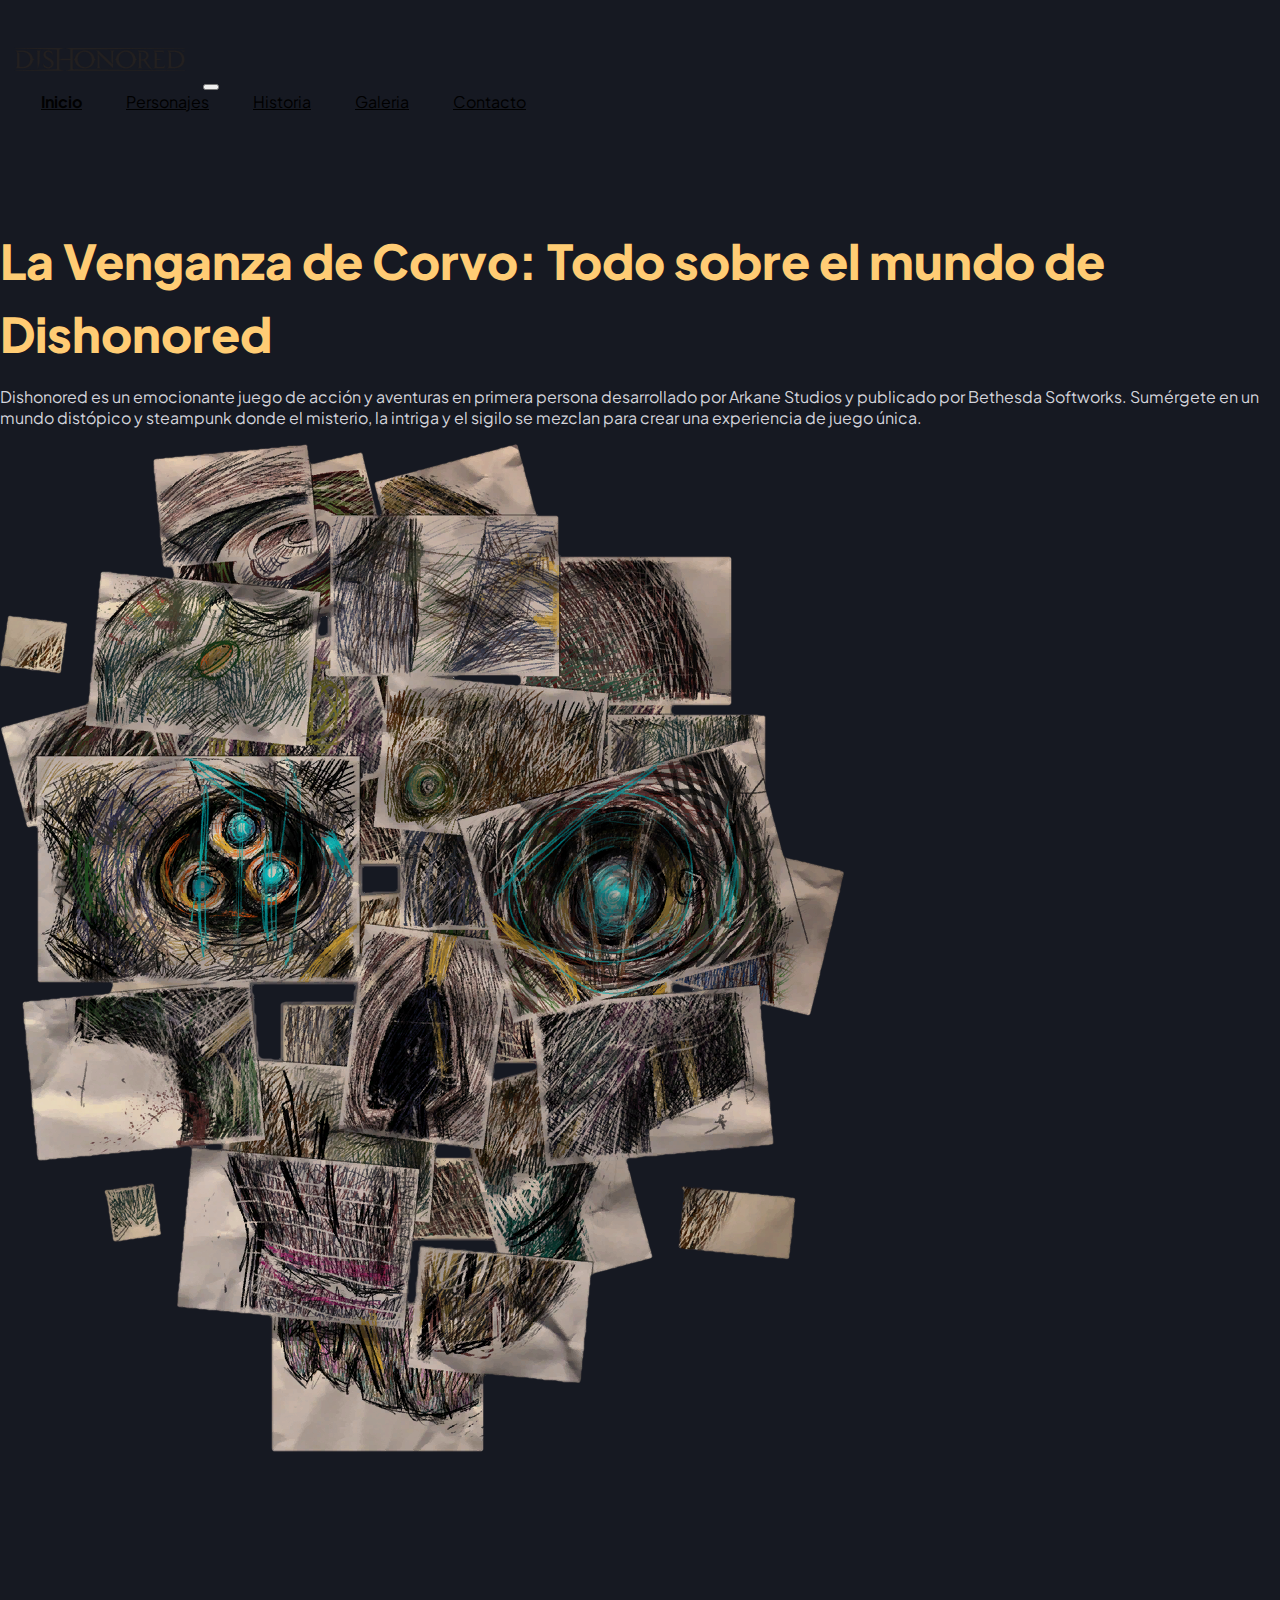
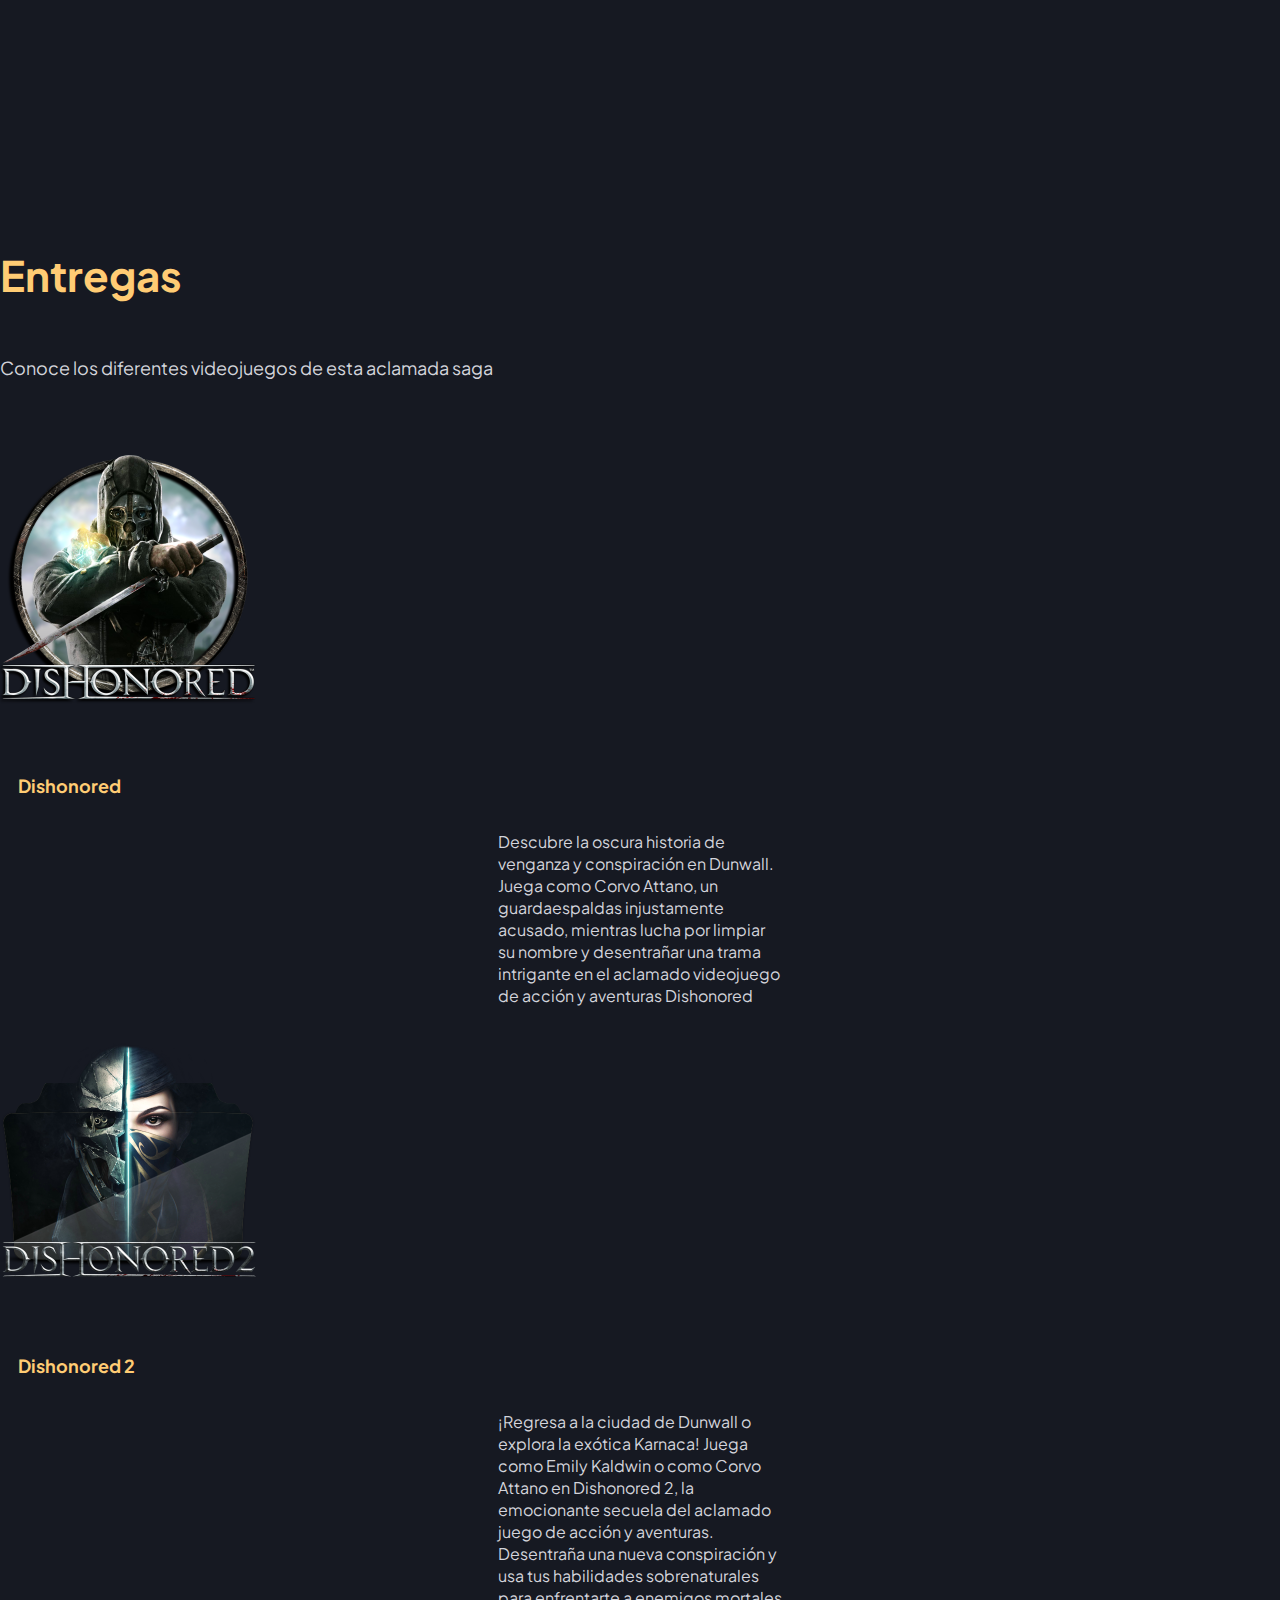
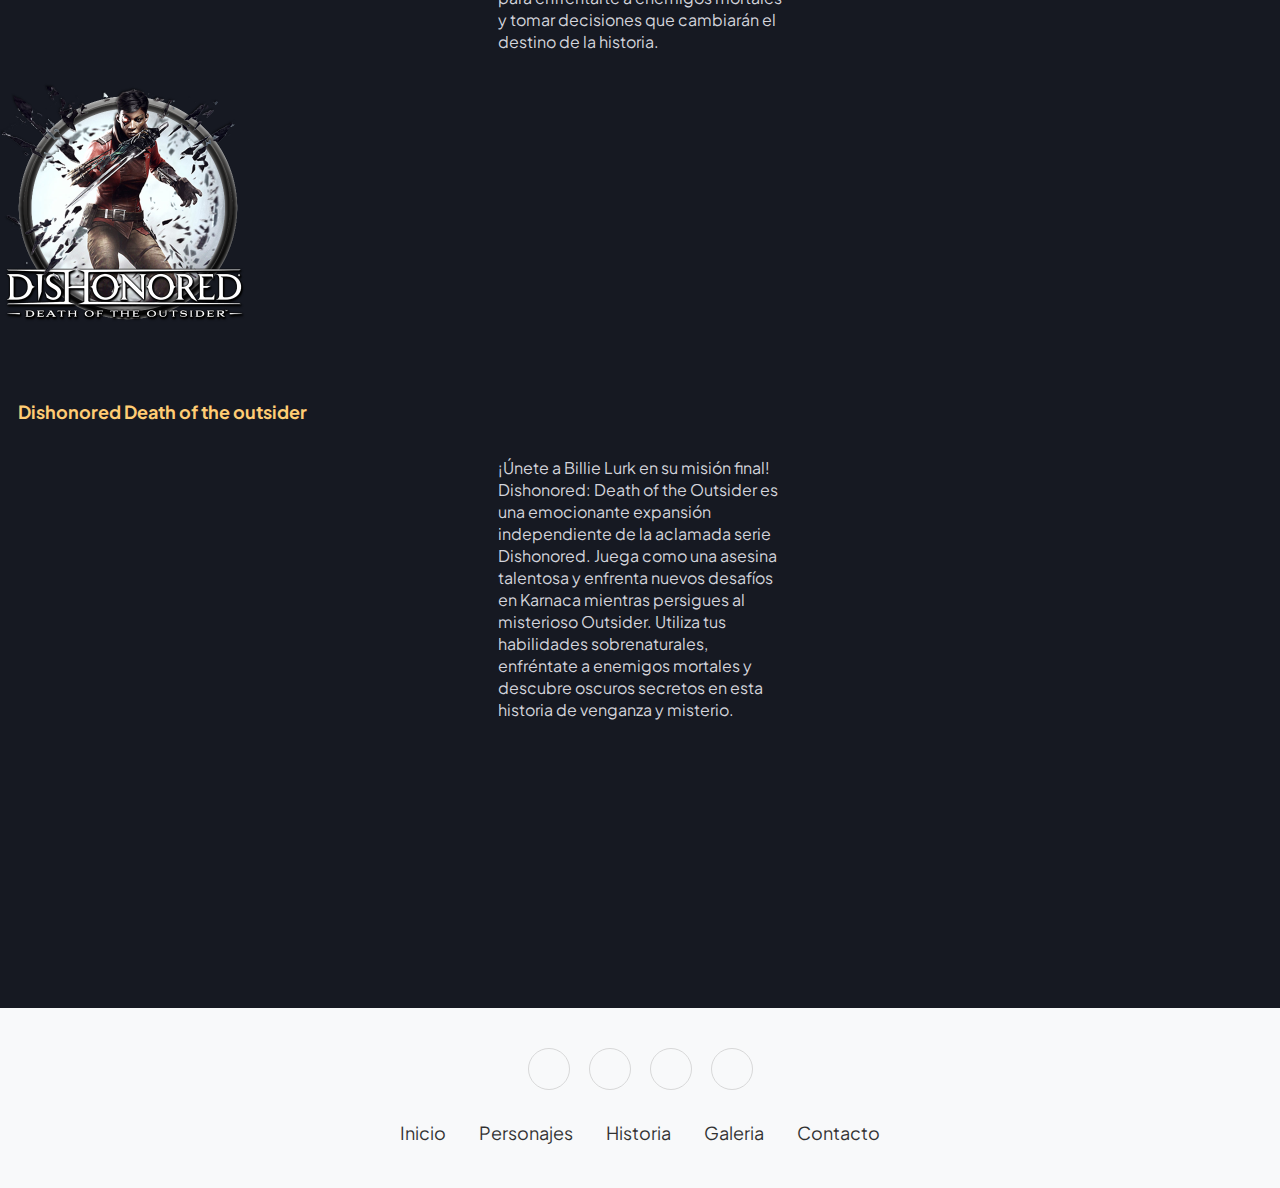
<file: index.html>
<!DOCTYPE html>
<html lang="en">
<head>
    <meta charset="UTF-8">
    <meta http-equiv="X-UA-Compatible" content="IE=edge">
    <meta name="viewport" content="width=device-width, initial-scale=1.0">
    <link rel="shortcut icon" href="./assets/img/icono/icono.png" type="image/x-icon">
    <!-- css de bootstrap -->
    <link href="https://cdn.jsdelivr.net/npm/bootstrap@5.0.2/dist/css/bootstrap.min.css" rel="stylesheet" integrity="sha384-EVSTQN3/azprG1Anm3QDgpJLIm9Nao0Yz1ztcQTwFspd3yD65VohhpuuCOmLASjC" crossorigin="anonymous">
    <!-- fontawesome -->
    <link rel="stylesheet" href="https://cdnjs.cloudflare.com/ajax/libs/font-awesome/6.4.0/css/all.min.css" integrity="sha512-iecdLmaskl7CVkqkXNQ/ZH/XLlvWZOJyj7Yy7tcenmpD1ypASozpmT/E0iPtmFIB46ZmdtAc9eNBvH0H/ZpiBw==" crossorigin="anonymous" referrerpolicy="no-referrer" />
    <title>Dishonored - INICIO</title>
    <!-- css propio -->
    <link rel="stylesheet" href="./css/style.css">
</head>
<body>
    <!-- navbar -->
<header>
        <nav class="navbar sticky-top navbar-expand-lg navbar-light bg-light">
        <div class="container">
          <a class="navbar-brand" href="#"></a>
          <a href="./index.html"><img src="./assets/img/logo/logo.png" alt=""></a>
          <button class="navbar-toggler" type="button" data-bs-toggle="collapse" data-bs-target="#navbarNavAltMarkup" aria-controls="navbarNavAltMarkup" aria-expanded="false" aria-label="Toggle navigation">
            <span class="navbar-toggler-icon"></span>
          </button>
                <div class="collapse navbar-collapse" id="navbarNavAltMarkup">
                    <div class="navbar-nav ms-auto">
                        <a class="nav-link active" aria-current="page" href="./index.html">Inicio</a>
                        <a class="nav-link" href="./pages/personajes.html">Personajes</a>
                        <a class="nav-link" href="./pages/historia.html">Historia</a>
                        <a class="nav-link" href="./pages/galeria.html">Galeria</a>
                        <a class="nav-link" href="./pages/contacto.html">Contacto</a>
                    </div>
                </div>
            </div>
        </nav>
</header>

      <!-- contenido main -->

<main>
      <section class="hero">
        <div class="container">
            <div class="row">
                <!-- texto -->
                <div class="col-md-6">
                    <div class="text">
                        La Venganza de Corvo: Todo sobre el mundo de Dishonored
                    </div>
                    <p>Dishonored es un emocionante juego de acción y aventuras en primera persona desarrollado por Arkane Studios y publicado por Bethesda Softworks. Sumérgete en un mundo distópico y steampunk donde el misterio, la intriga y el sigilo se mezclan para crear una experiencia de juego única. </p>
                </div>
                <!-- imagen -->
                <div class="col-md-6">
                    <img src="./assets/img/saga/CorvoMask.png" alt="hero-img" class="w-100">
                </div>
            </div>
        </div>
      </section>
      <section class="setup">
        <div class="container">
            <div class="text-header text-center">
                <h1>Entregas</h1>
                <p>Conoce los diferentes videojuegos de esta aclamada saga</p>
            </div>
            <div class="item text-center">
                <div class="row">
                    <div class="col-md-4">
                        <div class="icons">
                            <img src="./assets/img/saga/dishonored1.ico" alt="icons">
                        </div>
                        <div class="desc">
                            <h2>Dishonored</h2>
                            <p>Descubre la oscura historia de venganza y conspiración en Dunwall. Juega como Corvo Attano, un guardaespaldas injustamente acusado, mientras lucha por limpiar su nombre y desentrañar una trama intrigante en el aclamado videojuego de acción y aventuras Dishonored</p>
                        </div>
                    </div>
                    <div class="col-md-4">
                        <div class="icons">
                            <img src="./assets/img/saga/dishonored2.ico" alt="icons">
                        </div>
                        <div class="desc">
                            <h2>Dishonored 2</h2>
                            <p>¡Regresa a la ciudad de Dunwall o explora la exótica Karnaca! Juega como Emily Kaldwin o como Corvo Attano en Dishonored 2, la emocionante secuela del aclamado juego de acción y aventuras. Desentraña una nueva conspiración y usa tus habilidades sobrenaturales para enfrentarte a enemigos mortales y tomar decisiones que cambiarán el destino de la historia.</p>
                        </div>
                    </div>
                    <div class="col-md-4">
                        <div class="icons">
                            <img src="./assets/img/saga/dishonored3.ico" alt="icons">
                        </div>
                        <div class="desc">
                            <h2>Dishonored Death of the outsider</h2>
                            <p>¡Únete a Billie Lurk en su misión final! Dishonored: Death of the Outsider es una emocionante expansión independiente de la aclamada serie Dishonored. Juega como una asesina talentosa y enfrenta nuevos desafíos en Karnaca mientras persigues al misterioso Outsider. Utiliza tus habilidades sobrenaturales, enfréntate a enemigos mortales y descubre oscuros secretos en esta historia de venganza y misterio.</p>
                        </div>
                    </div>
                </div>
            </div>
        </div>
      </section>
</main>
      <!-- footer -->

<footer>
        <section class="footer">
            <div class="social">
                <a href="https://www.instagram.com" target="_blank"><i class="fab fa-instagram"></i></a>
                <a href="https://github.com" target="_blank"><i class="fab fa-github"></i></a>
                <a href="https://twitter.com" target="_blank"><i class="fab fa-twitter"></i></a>
                <a href="https://www.youtube.com" target="_blank"><i class="fab fa-youtube"></i></a>
            </div>
            <ul class="list">
                <li>
                    <a href="./index.html">Inicio</a>
                </li>
                <li>
                    <a href="./pages/personajes.html">Personajes</a>
                </li>
                <li>
                    <a href="./pages/historia.html">Historia</a>
                </li>
                <li>
                    <a href="./pages/galeria.html">Galeria</a>
                </li>
                <li>
                    <a href="./pages/contacto.html">Contacto</a>
                </li>
            </ul>
        </section>
</footer>

    <script src="https://cdn.jsdelivr.net/npm/bootstrap@5.0.2/dist/js/bootstrap.bundle.min.js" integrity="sha384-MrcW6ZMFYlzcLA8Nl+NtUVF0sA7MsXsP1UyJoMp4YLEuNSfAP+JcXn/tWtIaxVXM" crossorigin="anonymous"></script>
</body>
</html>
</file>
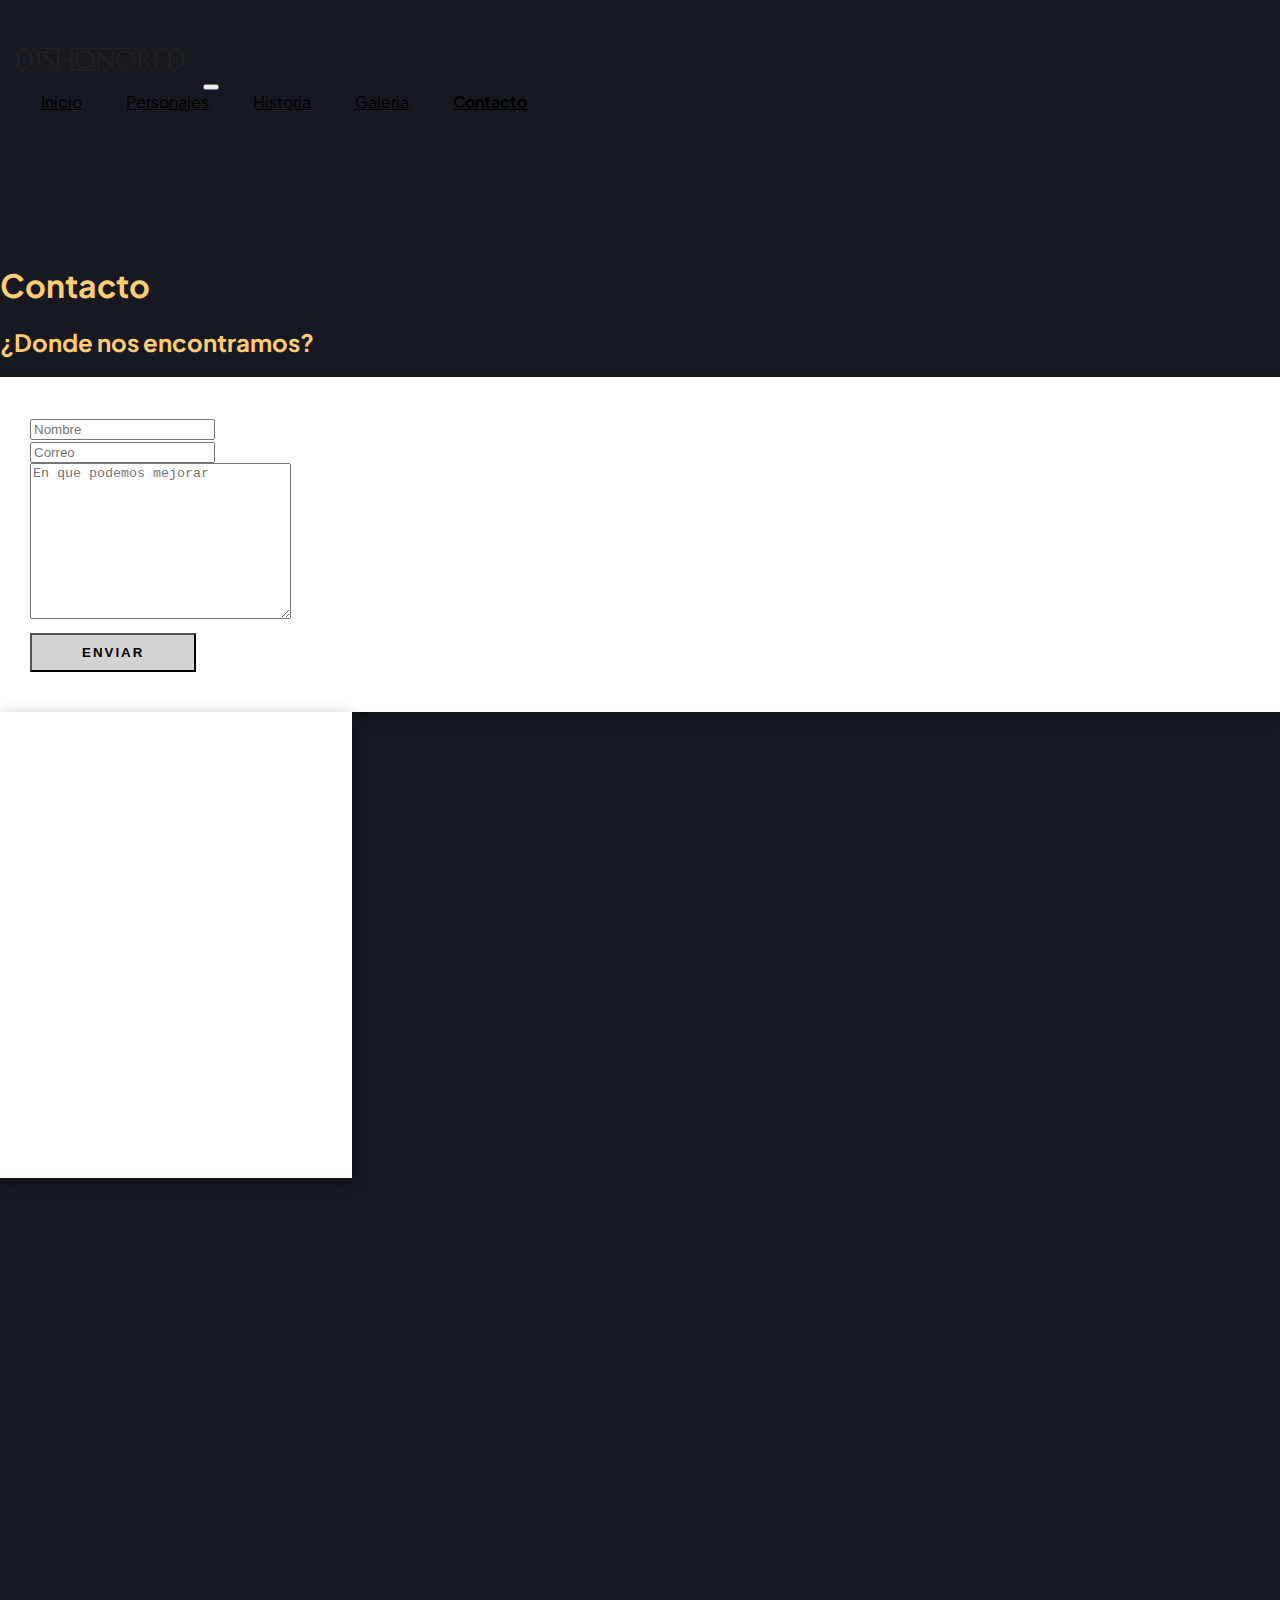
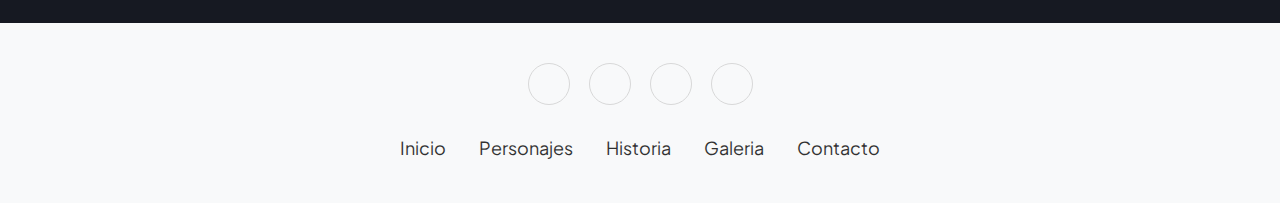
<file: pages/Contacto.html>
<!DOCTYPE html>
<html lang="en">
<head>
    <meta charset="UTF-8">
    <meta http-equiv="X-UA-Compatible" content="IE=edge">
    <meta name="viewport" content="width=device-width, initial-scale=1.0">
    <!-- css bootstrap -->
    <link href="https://cdn.jsdelivr.net/npm/bootstrap@5.0.2/dist/css/bootstrap.min.css" rel="stylesheet" integrity="sha384-EVSTQN3/azprG1Anm3QDgpJLIm9Nao0Yz1ztcQTwFspd3yD65VohhpuuCOmLASjC" crossorigin="anonymous">
    <!-- fontawesome -->
    <link rel="stylesheet" href="https://cdnjs.cloudflare.com/ajax/libs/font-awesome/6.4.0/css/all.min.css" integrity="sha512-iecdLmaskl7CVkqkXNQ/ZH/XLlvWZOJyj7Yy7tcenmpD1ypASozpmT/E0iPtmFIB46ZmdtAc9eNBvH0H/ZpiBw==" crossorigin="anonymous" referrerpolicy="no-referrer" /> 
    <title>Dishonored - CONTACTO</title>
    <!-- css propio -->
    <link rel="stylesheet" href="../css/style.css">
</head>
<body>
    <!-- navbar -->
<header>
    <nav class="navbar sticky-top navbar-expand-lg navbar-light bg-light">
        <div class="container">
          <a class="navbar-brand" href="#"></a>
          <a href="../index.html"><img src="../assets/img/logo/logo.png" alt=""></a>
          <button class="navbar-toggler" type="button" data-bs-toggle="collapse" data-bs-target="#navbarNavAltMarkup" aria-controls="navbarNavAltMarkup" aria-expanded="false" aria-label="Toggle navigation">
            <span class="navbar-toggler-icon"></span>
          </button>
          <div class="collapse navbar-collapse" id="navbarNavAltMarkup">
            <div class="navbar-nav ms-auto">
              <a class="nav-link" aria-current="page" href="../index.html">Inicio</a>
              <a class="nav-link" href="../pages/personajes.html">Personajes</a>
              <a class="nav-link" href="../pages/historia.html">Historia</a>
              <a class="nav-link" href="../pages/galeria.html">Galeria</a>
              <a class="nav-link active" href="../pages/contacto.html">Contacto</a>
            </div>
          </div>
        </div>
      </nav>
</header>

      <!-- contenido -->

<main>
      <div class="contact-area">
        <div class="container">
            <div class="row">
                <div class="col-md-12 col-sm-12 col-xs-12">
                    <h1><span>Contacto</span></h1>
                    <h2><span>¿Donde nos encontramos?</span></h2>
                </div>
            </div>
            <div class="row">
                <div class="col-md-6 col-sm-12 col-xs-12">
                    <div class="contact-form">
                        <form>
                            <div class="form-group">
                                <input type="text" class="form-control" placeholder="Nombre">
                            </div>
                            <div class="form-group">
                                <input type="email" class="form-control" placeholder="Correo">
                            </div>
                            <div class="form-group">
                                <textarea class="form-control" cols="30" rows="10" placeholder="En que podemos mejorar"></textarea>
                            </div>
                            <button type="submit" class="btn btn">Enviar</button>
                        </form>
                    </div>
                </div>
                <div class="col-md-6 col-sm-12 col-xs-12">
                    <div class="map-area">
                        <iframe src="https://www.google.com/maps/embed?pb=!1m18!1m12!1m3!1d212998.56888882464!2d-70.79498196859117!3d-33.47267844623772!2m3!1f0!2f0!3f0!3m2!1i1024!2i768!4f13.1!3m3!1m2!1s0x9662c5410425af2f%3A0x8475d53c400f0931!2sSantiago%2C%20Santiago%20Metropolitan%20Region!5e0!3m2!1sen!2scl!4v1681805519299!5m2!1sen!2scl" allowfullscreen="" loading="lazy"></iframe>
                    </div>
                </div>
            </div>
        </div>
      </div>
</main>


<!-- footer -->
<footer>
        <section class="footer">
            <div class="social">
                <a href="https://www.instagram.com" target="_blank"><i class="fab fa-instagram"></i></a>
                <a href="https://github.com" target="_blank"><i class="fab fa-github"></i></a>
                <a href="https://twitter.com" target="_blank"><i class="fab fa-twitter"></i></a>
                <a href="https://www.youtube.com" target="_blank"><i class="fab fa-youtube"></i></a>
            </div>
            <ul class="list">
                <li>
                    <a href="../index.html">Inicio</a>
                </li>
                <li>
                    <a href="../pages/personajes.html">Personajes</a>
                </li>
                <li>
                    <a href="../pages/historia.html">Historia</a>
                </li>
                <li>
                    <a href="../pages/galeria.html">Galeria</a>
                </li>
                <li>
                    <a href="../pages/contacto.html">Contacto</a>
                </li>
            </ul>
        </section>
</footer>
    

<script src="https://cdn.jsdelivr.net/npm/bootstrap@5.0.2/dist/js/bootstrap.bundle.min.js" integrity="sha384-MrcW6ZMFYlzcLA8Nl+NtUVF0sA7MsXsP1UyJoMp4YLEuNSfAP+JcXn/tWtIaxVXM" crossorigin="anonymous"></script>
</body>
</html>
</file>
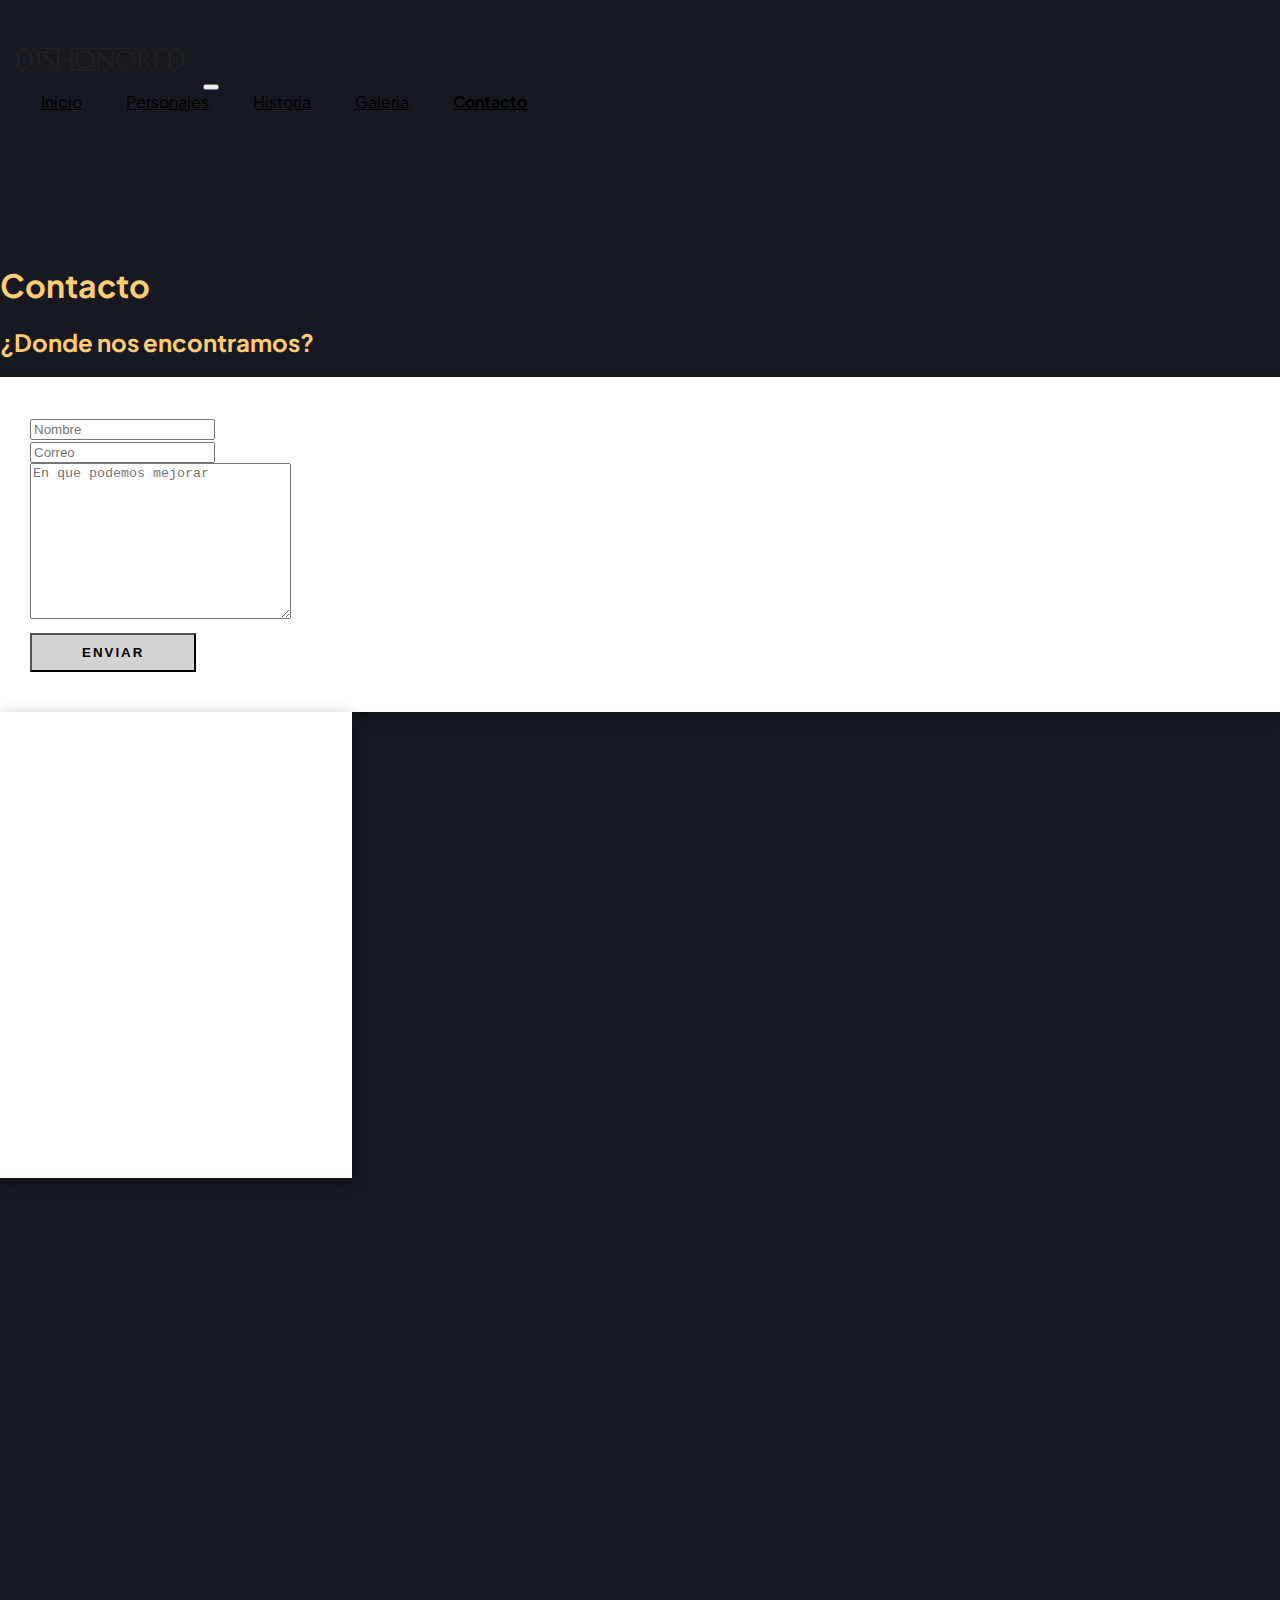
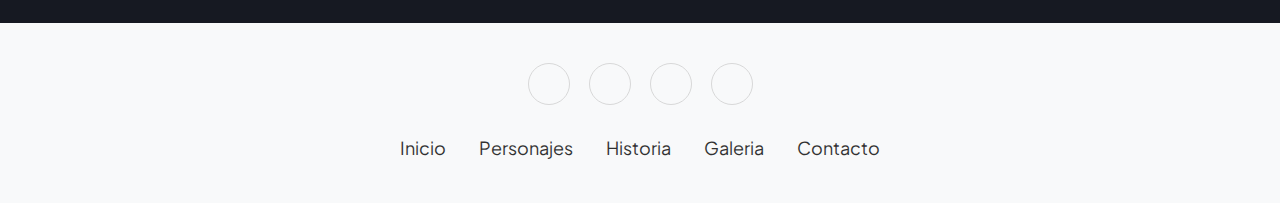
<file: pages/contacto.html>
<!DOCTYPE html>
<html lang="en">
<head>
    <meta charset="UTF-8">
    <meta http-equiv="X-UA-Compatible" content="IE=edge">
    <meta name="viewport" content="width=device-width, initial-scale=1.0">
    <!-- css bootstrap -->
    <link href="https://cdn.jsdelivr.net/npm/bootstrap@5.0.2/dist/css/bootstrap.min.css" rel="stylesheet" integrity="sha384-EVSTQN3/azprG1Anm3QDgpJLIm9Nao0Yz1ztcQTwFspd3yD65VohhpuuCOmLASjC" crossorigin="anonymous">
    <!-- fontawesome -->
    <link rel="stylesheet" href="https://cdnjs.cloudflare.com/ajax/libs/font-awesome/6.4.0/css/all.min.css" integrity="sha512-iecdLmaskl7CVkqkXNQ/ZH/XLlvWZOJyj7Yy7tcenmpD1ypASozpmT/E0iPtmFIB46ZmdtAc9eNBvH0H/ZpiBw==" crossorigin="anonymous" referrerpolicy="no-referrer" /> 
    <title>Dishonored - CONTACTO</title>
    <!-- css propio -->
    <link rel="stylesheet" href="../css/style.css">
</head>
<body>
    <!-- navbar -->
<header>
    <nav class="navbar sticky-top navbar-expand-lg navbar-light bg-light">
        <div class="container">
          <a class="navbar-brand" href="#"></a>
          <a href="../index.html"><img src="../assets/img/logo/logo.png" alt=""></a>
          <button class="navbar-toggler" type="button" data-bs-toggle="collapse" data-bs-target="#navbarNavAltMarkup" aria-controls="navbarNavAltMarkup" aria-expanded="false" aria-label="Toggle navigation">
            <span class="navbar-toggler-icon"></span>
          </button>
          <div class="collapse navbar-collapse" id="navbarNavAltMarkup">
            <div class="navbar-nav ms-auto">
              <a class="nav-link" aria-current="page" href="../index.html">Inicio</a>
              <a class="nav-link" href="../pages/personajes.html">Personajes</a>
              <a class="nav-link" href="../pages/historia.html">Historia</a>
              <a class="nav-link" href="../pages/galeria.html">Galeria</a>
              <a class="nav-link active" href="../pages/contacto.html">Contacto</a>
            </div>
          </div>
        </div>
      </nav>
</header>

      <!-- contenido -->

<main>
      <div class="contact-area">
        <div class="container">
            <div class="row">
                <div class="col-md-12 col-sm-12 col-xs-12">
                    <h1><span>Contacto</span></h1>
                    <h2><span>¿Donde nos encontramos?</span></h2>
                </div>
            </div>
            <div class="row">
                <div class="col-md-6 col-sm-12 col-xs-12">
                    <div class="contact-form">
                        <form>
                            <div class="form-group">
                                <input type="text" class="form-control" placeholder="Nombre">
                            </div>
                            <div class="form-group">
                                <input type="email" class="form-control" placeholder="Correo">
                            </div>
                            <div class="form-group">
                                <textarea class="form-control" cols="30" rows="10" placeholder="En que podemos mejorar"></textarea>
                            </div>
                            <button type="submit" class="btn btn">Enviar</button>
                        </form>
                    </div>
                </div>
                <div class="col-md-6 col-sm-12 col-xs-12">
                    <div class="map-area">
                        <iframe src="https://www.google.com/maps/embed?pb=!1m18!1m12!1m3!1d212998.56888882464!2d-70.79498196859117!3d-33.47267844623772!2m3!1f0!2f0!3f0!3m2!1i1024!2i768!4f13.1!3m3!1m2!1s0x9662c5410425af2f%3A0x8475d53c400f0931!2sSantiago%2C%20Santiago%20Metropolitan%20Region!5e0!3m2!1sen!2scl!4v1681805519299!5m2!1sen!2scl" allowfullscreen="" loading="lazy"></iframe>
                    </div>
                </div>
            </div>
        </div>
      </div>
</main>


<!-- footer -->
<footer>
        <section class="footer">
            <div class="social">
                <a href="https://www.instagram.com" target="_blank"><i class="fab fa-instagram"></i></a>
                <a href="https://github.com" target="_blank"><i class="fab fa-github"></i></a>
                <a href="https://twitter.com" target="_blank"><i class="fab fa-twitter"></i></a>
                <a href="https://www.youtube.com" target="_blank"><i class="fab fa-youtube"></i></a>
            </div>
            <ul class="list">
                <li>
                    <a href="../index.html">Inicio</a>
                </li>
                <li>
                    <a href="../pages/personajes.html">Personajes</a>
                </li>
                <li>
                    <a href="../pages/historia.html">Historia</a>
                </li>
                <li>
                    <a href="../pages/galeria.html">Galeria</a>
                </li>
                <li>
                    <a href="../pages/contacto.html">Contacto</a>
                </li>
            </ul>
        </section>
</footer>
    

<script src="https://cdn.jsdelivr.net/npm/bootstrap@5.0.2/dist/js/bootstrap.bundle.min.js" integrity="sha384-MrcW6ZMFYlzcLA8Nl+NtUVF0sA7MsXsP1UyJoMp4YLEuNSfAP+JcXn/tWtIaxVXM" crossorigin="anonymous"></script>
</body>
</html>
</file>
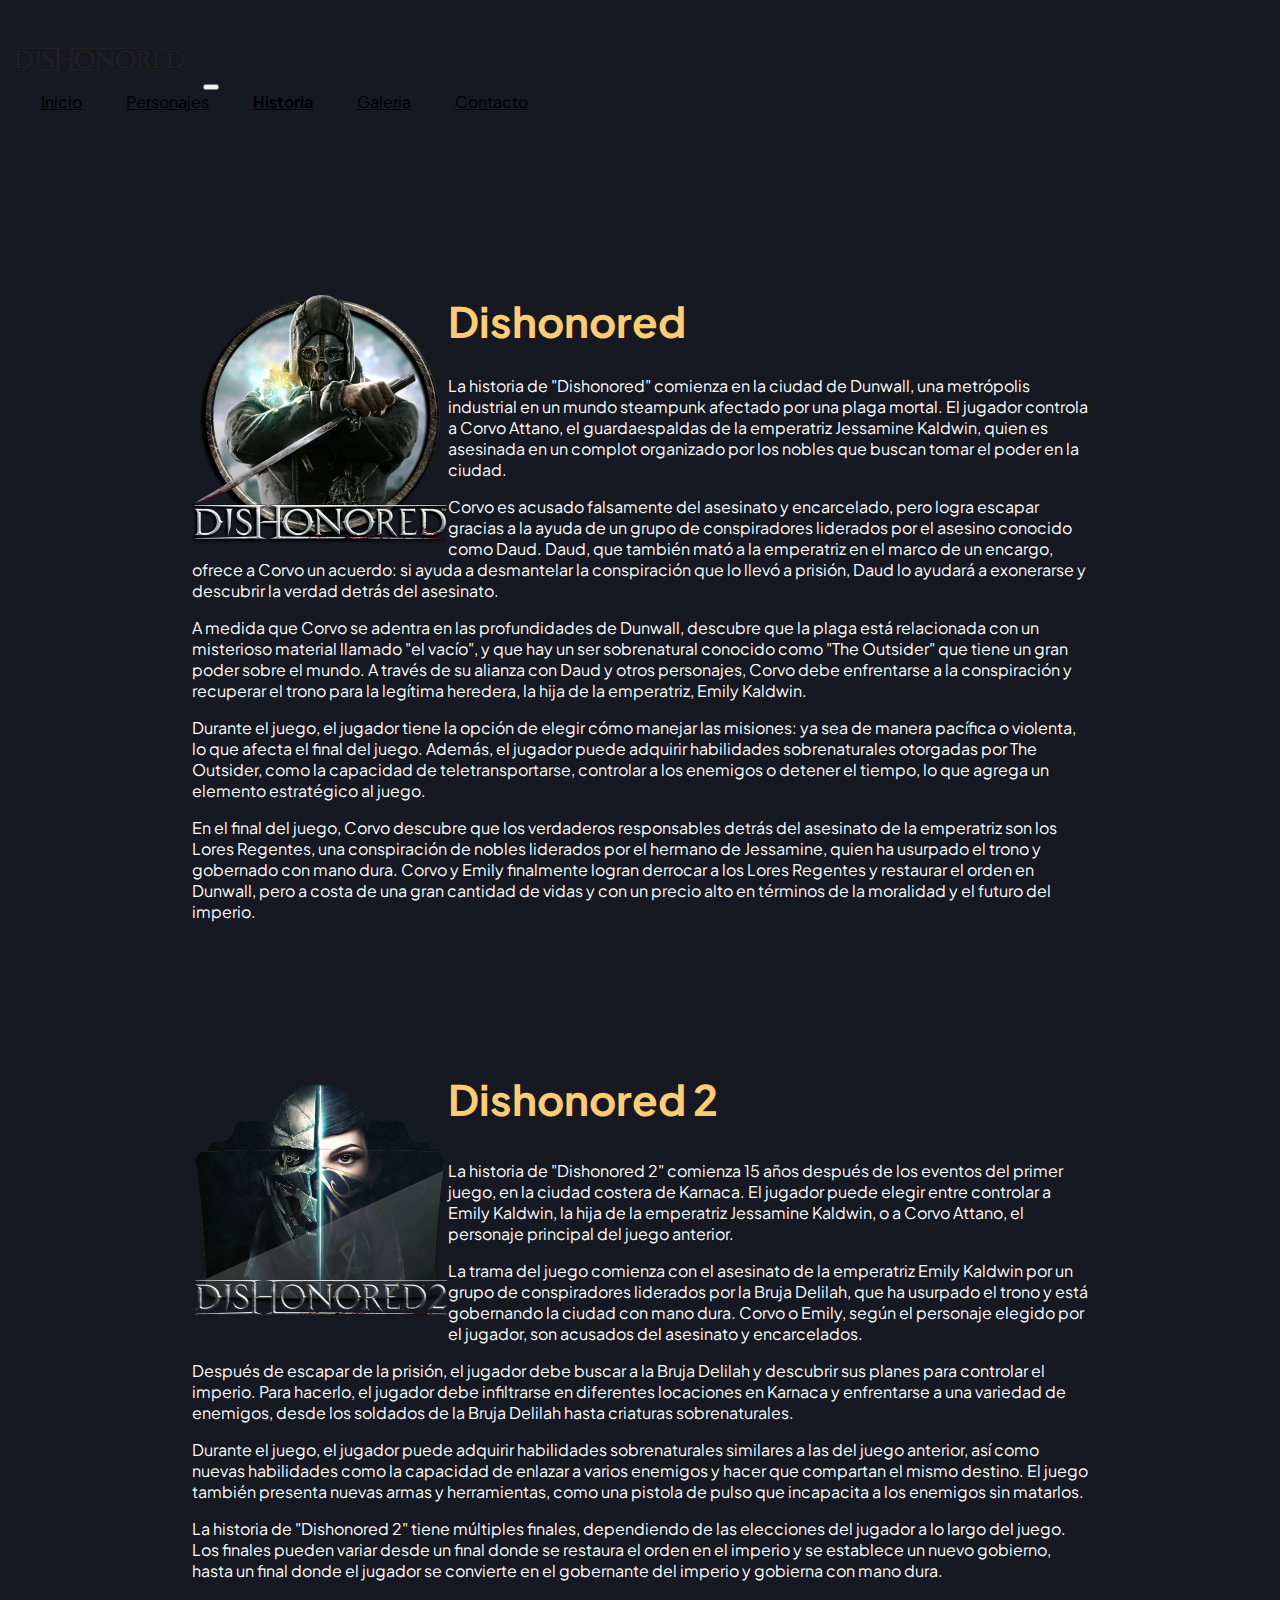
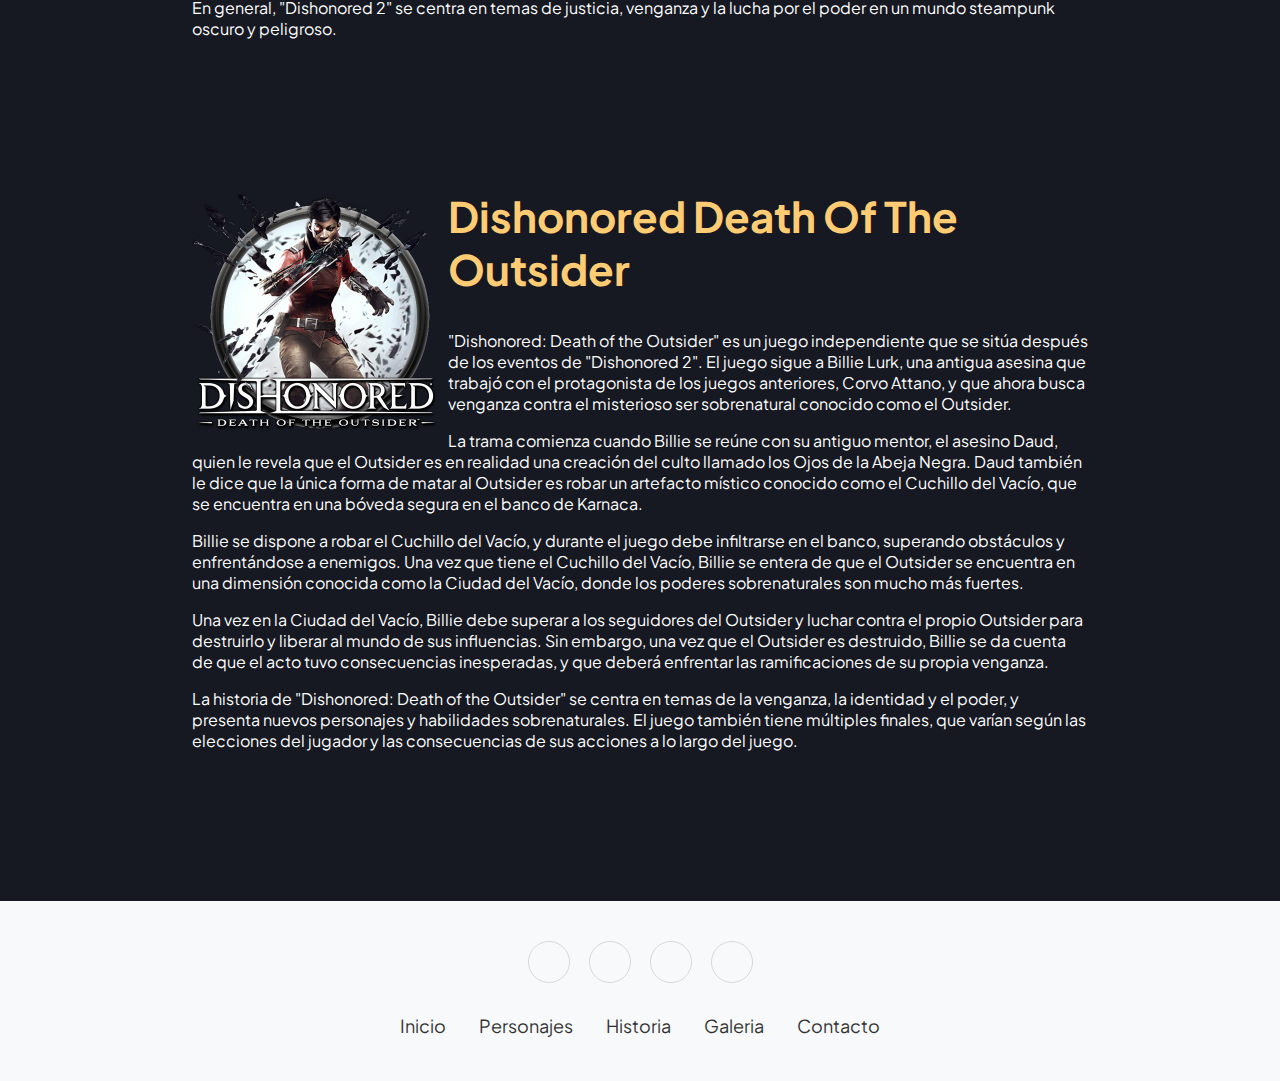
<file: pages/Historia.html>
<!DOCTYPE html>
<html lang="en">
<head>
    <meta charset="UTF-8">
    <meta http-equiv="X-UA-Compatible" content="IE=edge">
    <meta name="viewport" content="width=device-width, initial-scale=1.0">
    <!-- css bootstrap -->
    <link href="https://cdn.jsdelivr.net/npm/bootstrap@5.0.2/dist/css/bootstrap.min.css" rel="stylesheet" integrity="sha384-EVSTQN3/azprG1Anm3QDgpJLIm9Nao0Yz1ztcQTwFspd3yD65VohhpuuCOmLASjC" crossorigin="anonymous">
    <!-- fontawesome -->
    <link rel="stylesheet" href="https://cdnjs.cloudflare.com/ajax/libs/font-awesome/6.4.0/css/all.min.css" integrity="sha512-iecdLmaskl7CVkqkXNQ/ZH/XLlvWZOJyj7Yy7tcenmpD1ypASozpmT/E0iPtmFIB46ZmdtAc9eNBvH0H/ZpiBw==" crossorigin="anonymous" referrerpolicy="no-referrer" /> 
    <title>Dishonored - HISTORIA</title>
    <!-- css propio -->
    <link rel="stylesheet" href="../css/style.css">
</head>
<body>
  <!-- navbar -->
<header>
    <nav class="navbar sticky-top navbar-expand-lg navbar-light bg-light">
        <div class="container">
          <a class="navbar-brand" href="#"></a>
          <a href="../index.html"><img src="../assets/img/logo/logo.png" alt=""></a>
          <button class="navbar-toggler" type="button" data-bs-toggle="collapse" data-bs-target="#navbarNavAltMarkup" aria-controls="navbarNavAltMarkup" aria-expanded="false" aria-label="Toggle navigation">
            <span class="navbar-toggler-icon"></span>
          </button>
          <div class="collapse navbar-collapse" id="navbarNavAltMarkup">
            <div class="navbar-nav ms-auto">
              <a class="nav-link" aria-current="page" href="../index.html">Inicio</a>
              <a class="nav-link" href="../pages/personajes.html">Personajes</a>
              <a class="nav-link active" href="../pages/historia.html">Historia</a>
              <a class="nav-link" href="../pages/galeria.html">Galeria</a>
              <a class="nav-link" href="../pages/contacto.html">Contacto</a>
            </div>
          </div>
        </div>
      </nav>
</header>

      <!-- contenido -->

<main>
      <div class="wrapper">
        <img class="img2" src="../assets/img/saga/dishonored1.ico" alt="">
        <div class="text-box">
          <h1>Dishonored</h1>
          <p>La historia de "Dishonored" comienza en la ciudad de Dunwall, una metrópolis industrial en un mundo steampunk afectado por una plaga mortal. El jugador controla a Corvo Attano, el guardaespaldas de la emperatriz Jessamine Kaldwin, quien es asesinada en un complot organizado por los nobles que buscan tomar el poder en la ciudad.</p> <p>Corvo es acusado falsamente del asesinato y encarcelado, pero logra escapar gracias a la ayuda de un grupo de conspiradores liderados por el asesino conocido como Daud. Daud, que también mató a la emperatriz en el marco de un encargo, ofrece a Corvo un acuerdo: si ayuda a desmantelar la conspiración que lo llevó a prisión, Daud lo ayudará a exonerarse y descubrir la verdad detrás del asesinato.</p> <p>A medida que Corvo se adentra en las profundidades de Dunwall, descubre que la plaga está relacionada con un misterioso material llamado "el vacío", y que hay un ser sobrenatural conocido como "The Outsider" que tiene un gran poder sobre el mundo. A través de su alianza con Daud y otros personajes, Corvo debe enfrentarse a la conspiración y recuperar el trono para la legítima heredera, la hija de la emperatriz, Emily Kaldwin.</p> <p>Durante el juego, el jugador tiene la opción de elegir cómo manejar las misiones: ya sea de manera pacífica o violenta, lo que afecta el final del juego. Además, el jugador puede adquirir habilidades sobrenaturales otorgadas por The Outsider, como la capacidad de teletransportarse, controlar a los enemigos o detener el tiempo, lo que agrega un elemento estratégico al juego.</p> <p>En el final del juego, Corvo descubre que los verdaderos responsables detrás del asesinato de la emperatriz son los Lores Regentes, una conspiración de nobles liderados por el hermano de Jessamine, quien ha usurpado el trono y gobernado con mano dura. Corvo y Emily finalmente logran derrocar a los Lores Regentes y restaurar el orden en Dunwall, pero a costa de una gran cantidad de vidas y con un precio alto en términos de la moralidad y el futuro del imperio.</p>
        </div>
      </div>
      <div class="wrapper">
        <img class="img2" src="../assets/img/saga/dishonored2.ico" alt="">
        <div class="text-box">
          <h2>Dishonored 2</h2>
          <p>La historia de "Dishonored 2" comienza 15 años después de los eventos del primer juego, en la ciudad costera de Karnaca. El jugador puede elegir entre controlar a Emily Kaldwin, la hija de la emperatriz Jessamine Kaldwin, o a Corvo Attano, el personaje principal del juego anterior.</p> <p>La trama del juego comienza con el asesinato de la emperatriz Emily Kaldwin por un grupo de conspiradores liderados por la Bruja Delilah, que ha usurpado el trono y está gobernando la ciudad con mano dura. Corvo o Emily, según el personaje elegido por el jugador, son acusados del asesinato y encarcelados.</p> <p>Después de escapar de la prisión, el jugador debe buscar a la Bruja Delilah y descubrir sus planes para controlar el imperio. Para hacerlo, el jugador debe infiltrarse en diferentes locaciones en Karnaca y enfrentarse a una variedad de enemigos, desde los soldados de la Bruja Delilah hasta criaturas sobrenaturales.</p> <p>Durante el juego, el jugador puede adquirir habilidades sobrenaturales similares a las del juego anterior, así como nuevas habilidades como la capacidad de enlazar a varios enemigos y hacer que compartan el mismo destino. El juego también presenta nuevas armas y herramientas, como una pistola de pulso que incapacita a los enemigos sin matarlos.</p> <p>La historia de "Dishonored 2" tiene múltiples finales, dependiendo de las elecciones del jugador a lo largo del juego. Los finales pueden variar desde un final donde se restaura el orden en el imperio y se establece un nuevo gobierno, hasta un final donde el jugador se convierte en el gobernante del imperio y gobierna con mano dura.</p> <p>En general, "Dishonored 2" se centra en temas de justicia, venganza y la lucha por el poder en un mundo steampunk oscuro y peligroso.</p>
        </div>
      </div>
      <div class="wrapper">
        <img class="img2" src="../assets/img/saga/dishonored3.ico" alt="">
        <div class="text-box">
          <h2>Dishonored Death Of The Outsider</h2>
          <p>"Dishonored: Death of the Outsider" es un juego independiente que se sitúa después de los eventos de "Dishonored 2". El juego sigue a Billie Lurk, una antigua asesina que trabajó con el protagonista de los juegos anteriores, Corvo Attano, y que ahora busca venganza contra el misterioso ser sobrenatural conocido como el Outsider.</p> <p>La trama comienza cuando Billie se reúne con su antiguo mentor, el asesino Daud, quien le revela que el Outsider es en realidad una creación del culto llamado los Ojos de la Abeja Negra. Daud también le dice que la única forma de matar al Outsider es robar un artefacto místico conocido como el Cuchillo del Vacío, que se encuentra en una bóveda segura en el banco de Karnaca.</p> <p>Billie se dispone a robar el Cuchillo del Vacío, y durante el juego debe infiltrarse en el banco, superando obstáculos y enfrentándose a enemigos. Una vez que tiene el Cuchillo del Vacío, Billie se entera de que el Outsider se encuentra en una dimensión conocida como la Ciudad del Vacío, donde los poderes sobrenaturales son mucho más fuertes.</p> <p>Una vez en la Ciudad del Vacío, Billie debe superar a los seguidores del Outsider y luchar contra el propio Outsider para destruirlo y liberar al mundo de sus influencias. Sin embargo, una vez que el Outsider es destruido, Billie se da cuenta de que el acto tuvo consecuencias inesperadas, y que deberá enfrentar las ramificaciones de su propia venganza.</p> <p>La historia de "Dishonored: Death of the Outsider" se centra en temas de la venganza, la identidad y el poder, y presenta nuevos personajes y habilidades sobrenaturales. El juego también tiene múltiples finales, que varían según las elecciones del jugador y las consecuencias de sus acciones a lo largo del juego.</p>
        </div>
      </div>
</main>







<!-- footer -->
      <footer>
        <section class="footer">
            <div class="social">
              <a href="https://www.instagram.com" target="_blank"><i class="fab fa-instagram"></i></a>
              <a href="https://github.com" target="_blank"><i class="fab fa-github"></i></a>
              <a href="https://twitter.com" target="_blank"><i class="fab fa-twitter"></i></a>
              <a href="https://www.youtube.com" target="_blank"><i class="fab fa-youtube"></i></a>
            </div>
            <ul class="list">
                <li>
                    <a href="../index.html">Inicio</a>
                </li>
                <li>
                    <a href="../pages/personajes.html">Personajes</a>
                </li>
                <li>
                    <a href="../pages/historia.html">Historia</a>
                </li>
                <li>
                    <a href="../pages/galeria.html">Galeria</a>
                </li>
                <li>
                    <a href="../pages/contacto.html">Contacto</a>
                </li>
            </ul>
        </section>
      </footer>
    

<script src="https://cdn.jsdelivr.net/npm/bootstrap@5.0.2/dist/js/bootstrap.bundle.min.js" integrity="sha384-MrcW6ZMFYlzcLA8Nl+NtUVF0sA7MsXsP1UyJoMp4YLEuNSfAP+JcXn/tWtIaxVXM" crossorigin="anonymous"></script>
</body>
</html>
</file>
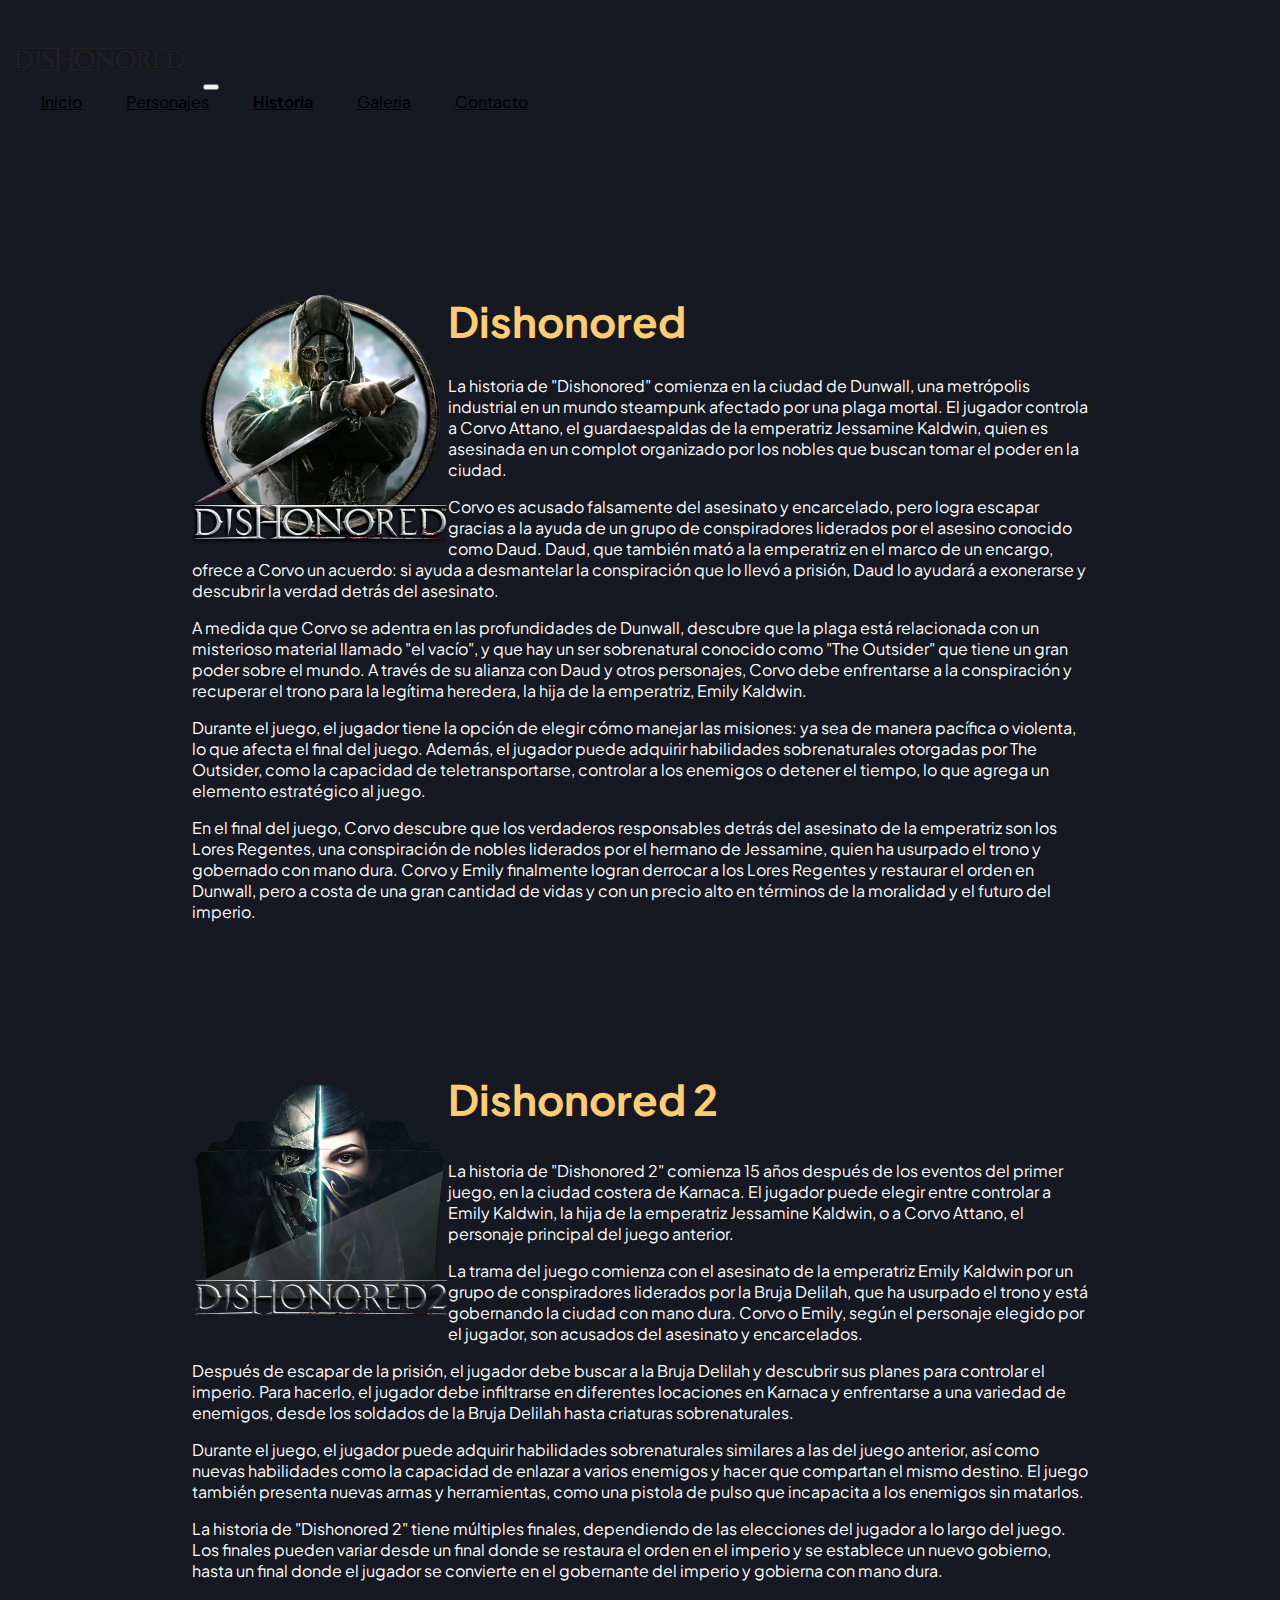
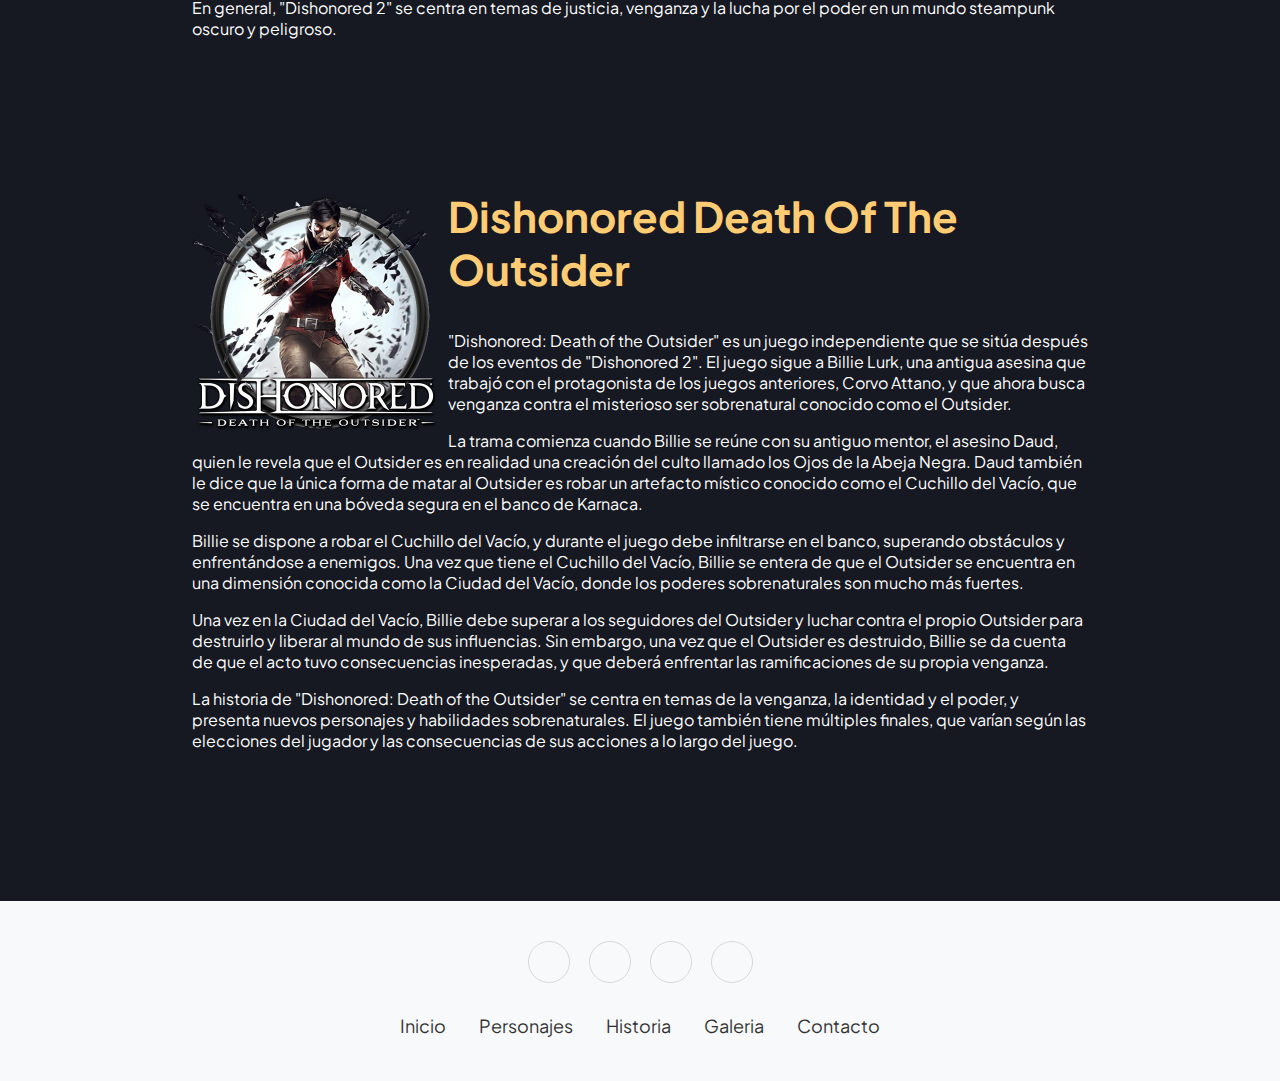
<file: pages/historia.html>
<!DOCTYPE html>
<html lang="en">
<head>
    <meta charset="UTF-8">
    <meta http-equiv="X-UA-Compatible" content="IE=edge">
    <meta name="viewport" content="width=device-width, initial-scale=1.0">
    <!-- css bootstrap -->
    <link href="https://cdn.jsdelivr.net/npm/bootstrap@5.0.2/dist/css/bootstrap.min.css" rel="stylesheet" integrity="sha384-EVSTQN3/azprG1Anm3QDgpJLIm9Nao0Yz1ztcQTwFspd3yD65VohhpuuCOmLASjC" crossorigin="anonymous">
    <!-- fontawesome -->
    <link rel="stylesheet" href="https://cdnjs.cloudflare.com/ajax/libs/font-awesome/6.4.0/css/all.min.css" integrity="sha512-iecdLmaskl7CVkqkXNQ/ZH/XLlvWZOJyj7Yy7tcenmpD1ypASozpmT/E0iPtmFIB46ZmdtAc9eNBvH0H/ZpiBw==" crossorigin="anonymous" referrerpolicy="no-referrer" /> 
    <title>Dishonored - HISTORIA</title>
    <!-- css propio -->
    <link rel="stylesheet" href="../css/style.css">
</head>
<body>
  <!-- navbar -->
<header>
    <nav class="navbar sticky-top navbar-expand-lg navbar-light bg-light">
        <div class="container">
          <a class="navbar-brand" href="#"></a>
          <a href="../index.html"><img src="../assets/img/logo/logo.png" alt=""></a>
          <button class="navbar-toggler" type="button" data-bs-toggle="collapse" data-bs-target="#navbarNavAltMarkup" aria-controls="navbarNavAltMarkup" aria-expanded="false" aria-label="Toggle navigation">
            <span class="navbar-toggler-icon"></span>
          </button>
          <div class="collapse navbar-collapse" id="navbarNavAltMarkup">
            <div class="navbar-nav ms-auto">
              <a class="nav-link" aria-current="page" href="../index.html">Inicio</a>
              <a class="nav-link" href="../pages/personajes.html">Personajes</a>
              <a class="nav-link active" href="../pages/historia.html">Historia</a>
              <a class="nav-link" href="../pages/galeria.html">Galeria</a>
              <a class="nav-link" href="../pages/contacto.html">Contacto</a>
            </div>
          </div>
        </div>
      </nav>
</header>

      <!-- contenido -->

<main>
      <div class="wrapper">
        <img class="img2" src="../assets/img/saga/dishonored1.ico" alt="">
        <div class="text-box">
          <h1>Dishonored</h1>
          <p>La historia de "Dishonored" comienza en la ciudad de Dunwall, una metrópolis industrial en un mundo steampunk afectado por una plaga mortal. El jugador controla a Corvo Attano, el guardaespaldas de la emperatriz Jessamine Kaldwin, quien es asesinada en un complot organizado por los nobles que buscan tomar el poder en la ciudad.</p> <p>Corvo es acusado falsamente del asesinato y encarcelado, pero logra escapar gracias a la ayuda de un grupo de conspiradores liderados por el asesino conocido como Daud. Daud, que también mató a la emperatriz en el marco de un encargo, ofrece a Corvo un acuerdo: si ayuda a desmantelar la conspiración que lo llevó a prisión, Daud lo ayudará a exonerarse y descubrir la verdad detrás del asesinato.</p> <p>A medida que Corvo se adentra en las profundidades de Dunwall, descubre que la plaga está relacionada con un misterioso material llamado "el vacío", y que hay un ser sobrenatural conocido como "The Outsider" que tiene un gran poder sobre el mundo. A través de su alianza con Daud y otros personajes, Corvo debe enfrentarse a la conspiración y recuperar el trono para la legítima heredera, la hija de la emperatriz, Emily Kaldwin.</p> <p>Durante el juego, el jugador tiene la opción de elegir cómo manejar las misiones: ya sea de manera pacífica o violenta, lo que afecta el final del juego. Además, el jugador puede adquirir habilidades sobrenaturales otorgadas por The Outsider, como la capacidad de teletransportarse, controlar a los enemigos o detener el tiempo, lo que agrega un elemento estratégico al juego.</p> <p>En el final del juego, Corvo descubre que los verdaderos responsables detrás del asesinato de la emperatriz son los Lores Regentes, una conspiración de nobles liderados por el hermano de Jessamine, quien ha usurpado el trono y gobernado con mano dura. Corvo y Emily finalmente logran derrocar a los Lores Regentes y restaurar el orden en Dunwall, pero a costa de una gran cantidad de vidas y con un precio alto en términos de la moralidad y el futuro del imperio.</p>
        </div>
      </div>
      <div class="wrapper">
        <img class="img2" src="../assets/img/saga/dishonored2.ico" alt="">
        <div class="text-box">
          <h2>Dishonored 2</h2>
          <p>La historia de "Dishonored 2" comienza 15 años después de los eventos del primer juego, en la ciudad costera de Karnaca. El jugador puede elegir entre controlar a Emily Kaldwin, la hija de la emperatriz Jessamine Kaldwin, o a Corvo Attano, el personaje principal del juego anterior.</p> <p>La trama del juego comienza con el asesinato de la emperatriz Emily Kaldwin por un grupo de conspiradores liderados por la Bruja Delilah, que ha usurpado el trono y está gobernando la ciudad con mano dura. Corvo o Emily, según el personaje elegido por el jugador, son acusados del asesinato y encarcelados.</p> <p>Después de escapar de la prisión, el jugador debe buscar a la Bruja Delilah y descubrir sus planes para controlar el imperio. Para hacerlo, el jugador debe infiltrarse en diferentes locaciones en Karnaca y enfrentarse a una variedad de enemigos, desde los soldados de la Bruja Delilah hasta criaturas sobrenaturales.</p> <p>Durante el juego, el jugador puede adquirir habilidades sobrenaturales similares a las del juego anterior, así como nuevas habilidades como la capacidad de enlazar a varios enemigos y hacer que compartan el mismo destino. El juego también presenta nuevas armas y herramientas, como una pistola de pulso que incapacita a los enemigos sin matarlos.</p> <p>La historia de "Dishonored 2" tiene múltiples finales, dependiendo de las elecciones del jugador a lo largo del juego. Los finales pueden variar desde un final donde se restaura el orden en el imperio y se establece un nuevo gobierno, hasta un final donde el jugador se convierte en el gobernante del imperio y gobierna con mano dura.</p> <p>En general, "Dishonored 2" se centra en temas de justicia, venganza y la lucha por el poder en un mundo steampunk oscuro y peligroso.</p>
        </div>
      </div>
      <div class="wrapper">
        <img class="img2" src="../assets/img/saga/dishonored3.ico" alt="">
        <div class="text-box">
          <h2>Dishonored Death Of The Outsider</h2>
          <p>"Dishonored: Death of the Outsider" es un juego independiente que se sitúa después de los eventos de "Dishonored 2". El juego sigue a Billie Lurk, una antigua asesina que trabajó con el protagonista de los juegos anteriores, Corvo Attano, y que ahora busca venganza contra el misterioso ser sobrenatural conocido como el Outsider.</p> <p>La trama comienza cuando Billie se reúne con su antiguo mentor, el asesino Daud, quien le revela que el Outsider es en realidad una creación del culto llamado los Ojos de la Abeja Negra. Daud también le dice que la única forma de matar al Outsider es robar un artefacto místico conocido como el Cuchillo del Vacío, que se encuentra en una bóveda segura en el banco de Karnaca.</p> <p>Billie se dispone a robar el Cuchillo del Vacío, y durante el juego debe infiltrarse en el banco, superando obstáculos y enfrentándose a enemigos. Una vez que tiene el Cuchillo del Vacío, Billie se entera de que el Outsider se encuentra en una dimensión conocida como la Ciudad del Vacío, donde los poderes sobrenaturales son mucho más fuertes.</p> <p>Una vez en la Ciudad del Vacío, Billie debe superar a los seguidores del Outsider y luchar contra el propio Outsider para destruirlo y liberar al mundo de sus influencias. Sin embargo, una vez que el Outsider es destruido, Billie se da cuenta de que el acto tuvo consecuencias inesperadas, y que deberá enfrentar las ramificaciones de su propia venganza.</p> <p>La historia de "Dishonored: Death of the Outsider" se centra en temas de la venganza, la identidad y el poder, y presenta nuevos personajes y habilidades sobrenaturales. El juego también tiene múltiples finales, que varían según las elecciones del jugador y las consecuencias de sus acciones a lo largo del juego.</p>
        </div>
      </div>
</main>







<!-- footer -->
      <footer>
        <section class="footer">
            <div class="social">
              <a href="https://www.instagram.com" target="_blank"><i class="fab fa-instagram"></i></a>
              <a href="https://github.com" target="_blank"><i class="fab fa-github"></i></a>
              <a href="https://twitter.com" target="_blank"><i class="fab fa-twitter"></i></a>
              <a href="https://www.youtube.com" target="_blank"><i class="fab fa-youtube"></i></a>
            </div>
            <ul class="list">
                <li>
                    <a href="../index.html">Inicio</a>
                </li>
                <li>
                    <a href="../pages/personajes.html">Personajes</a>
                </li>
                <li>
                    <a href="../pages/historia.html">Historia</a>
                </li>
                <li>
                    <a href="../pages/galeria.html">Galeria</a>
                </li>
                <li>
                    <a href="../pages/contacto.html">Contacto</a>
                </li>
            </ul>
        </section>
      </footer>
    

<script src="https://cdn.jsdelivr.net/npm/bootstrap@5.0.2/dist/js/bootstrap.bundle.min.js" integrity="sha384-MrcW6ZMFYlzcLA8Nl+NtUVF0sA7MsXsP1UyJoMp4YLEuNSfAP+JcXn/tWtIaxVXM" crossorigin="anonymous"></script>
</body>
</html>
</file>
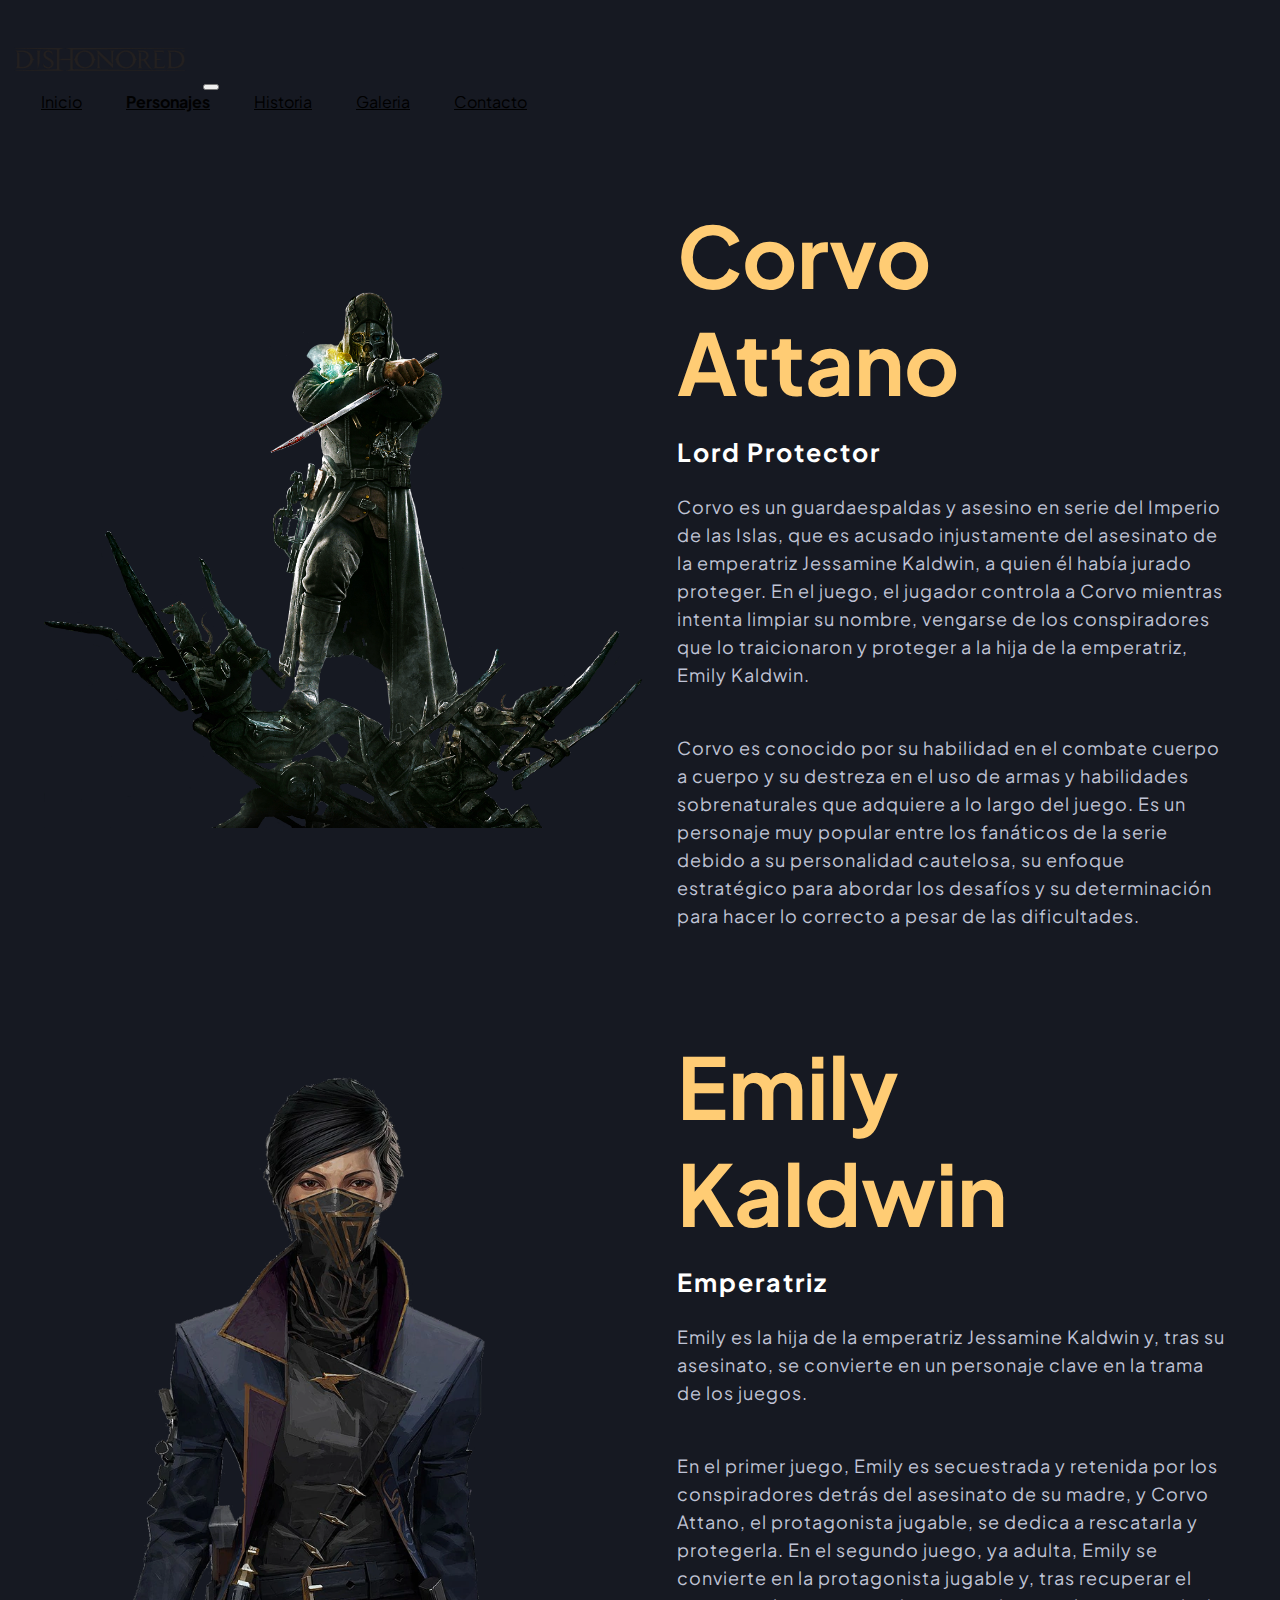
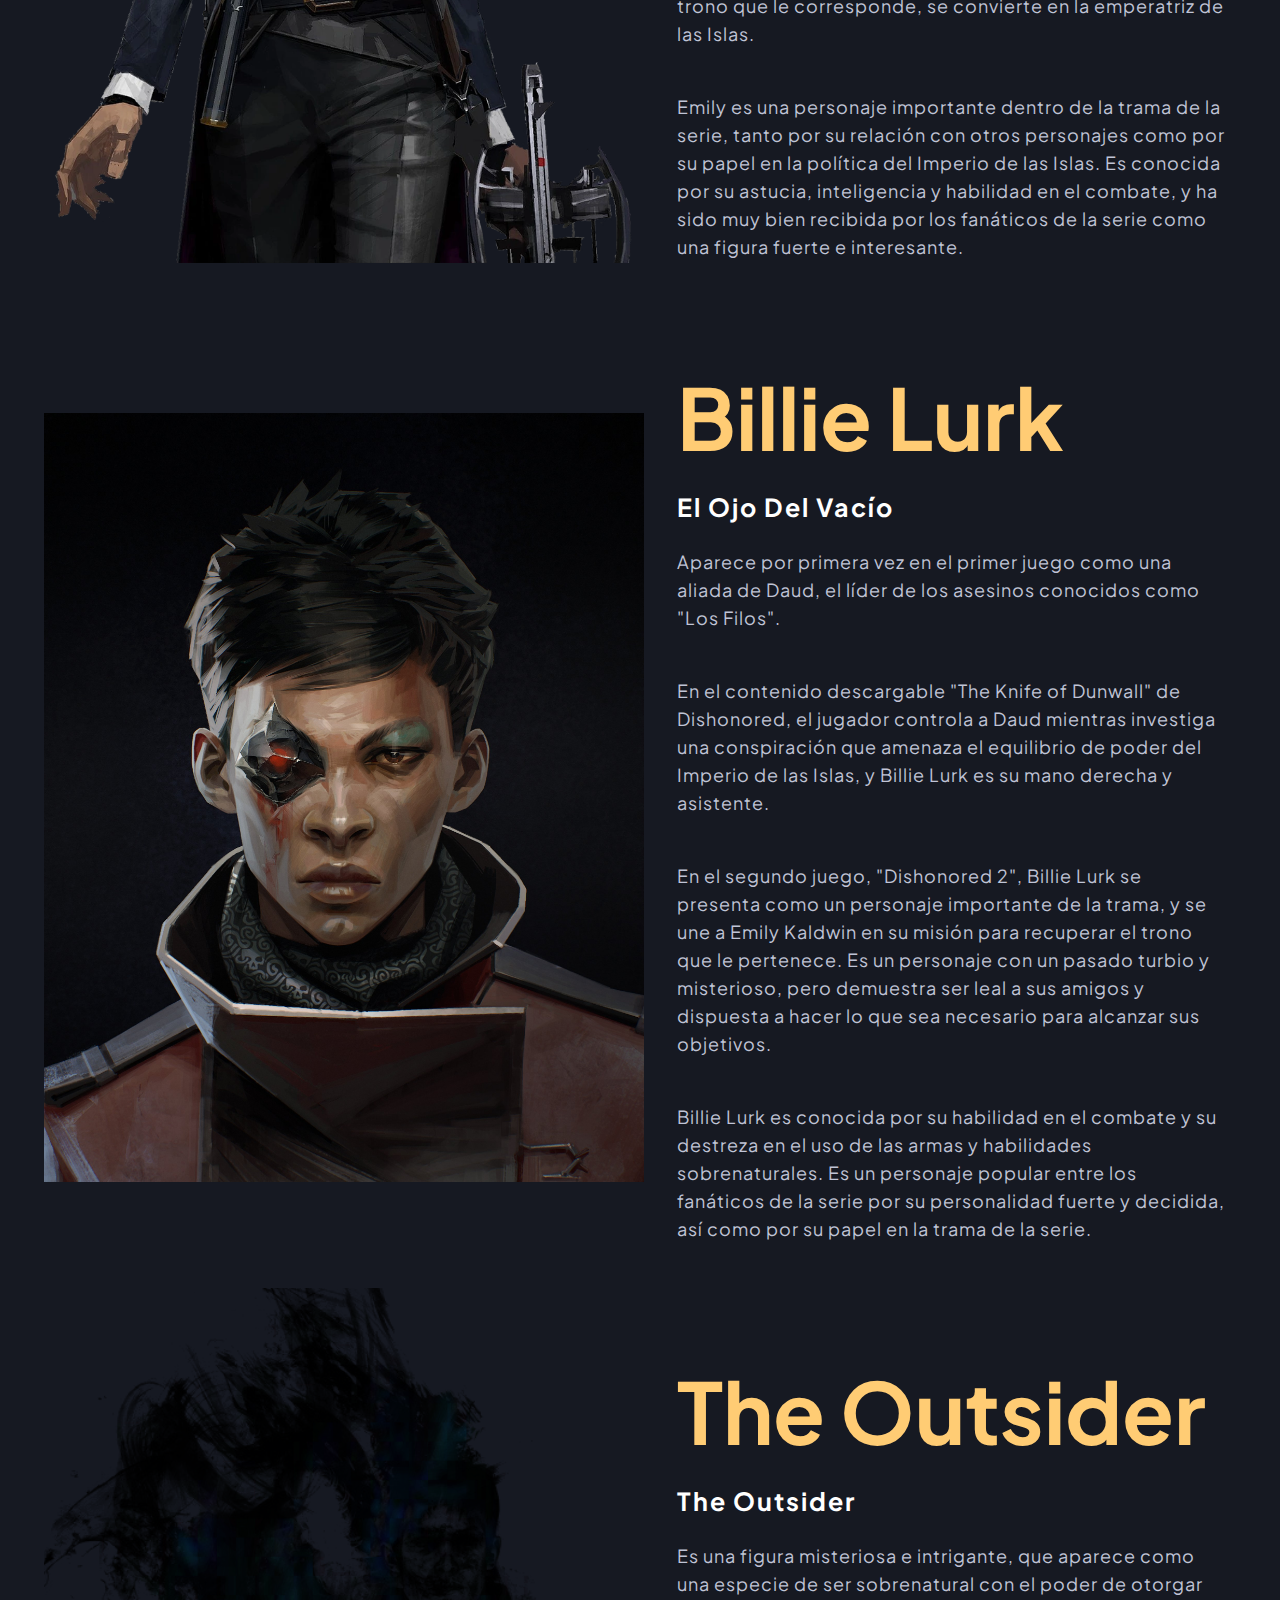
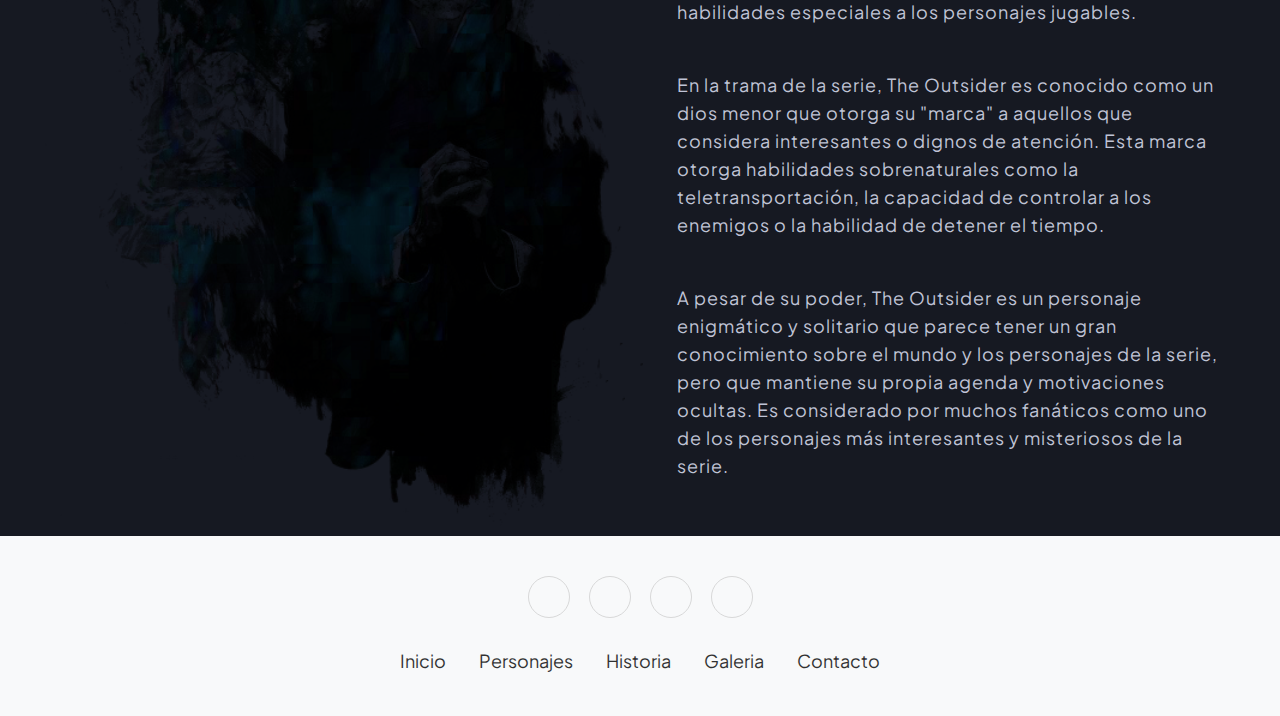
<file: pages/personajes.html>
<!DOCTYPE html>
<html lang="en">
<head>
    <meta charset="UTF-8">
    <meta http-equiv="X-UA-Compatible" content="IE=edge">
    <meta name="viewport" content="width=device-width, initial-scale=1.0">
    <!-- css bootstrap -->
    <link href="https://cdn.jsdelivr.net/npm/bootstrap@5.0.2/dist/css/bootstrap.min.css" rel="stylesheet" integrity="sha384-EVSTQN3/azprG1Anm3QDgpJLIm9Nao0Yz1ztcQTwFspd3yD65VohhpuuCOmLASjC" crossorigin="anonymous">
    <!-- fontawesome -->
    <link rel="stylesheet" href="https://cdnjs.cloudflare.com/ajax/libs/font-awesome/6.4.0/css/all.min.css" integrity="sha512-iecdLmaskl7CVkqkXNQ/ZH/XLlvWZOJyj7Yy7tcenmpD1ypASozpmT/E0iPtmFIB46ZmdtAc9eNBvH0H/ZpiBw==" crossorigin="anonymous" referrerpolicy="no-referrer" /> 
    <title>Dishonored - PERSONAJES</title>
    <!-- css propio -->
    <link rel="stylesheet" href="../css/style.css">
</head>
<body>
  <!-- navbar -->
<header>
    <nav class="navbar sticky-top navbar-expand-lg navbar-light bg-light">
        <div class="container">
          <a class="navbar-brand" href="#"></a>
          <a href="../index.html"><img src="../assets/img/logo/logo.png" alt=""></a>
          <button class="navbar-toggler" type="button" data-bs-toggle="collapse" data-bs-target="#navbarNavAltMarkup" aria-controls="navbarNavAltMarkup" aria-expanded="false" aria-label="Toggle navigation">
            <span class="navbar-toggler-icon"></span>
          </button>
          <div class="collapse navbar-collapse" id="navbarNavAltMarkup">
            <div class="navbar-nav ms-auto">
              <a class="nav-link" aria-current="page" href="../index.html">Inicio</a>
              <a class="nav-link active" href="../pages/personajes.html">Personajes</a>
              <a class="nav-link" href="../pages/historia.html">Historia</a>
              <a class="nav-link" href="../pages/galeria.html">Galeria</a>
              <a class="nav-link" href="../pages/contacto.html">Contacto</a>
            </div>
          </div>
        </div>
      </nav>
</header>

<!-- contenido -->

<main>
      <section class="about">
        <div class="content2">
          <img src="../assets/img/personajes/Corvo.png">
          <div class="text2">
            <h1>Corvo Attano</h1>
            <h2>Lord Protector</h2>
            <p>Corvo es un guardaespaldas y asesino en serie del Imperio de las Islas, que es acusado injustamente del asesinato de la emperatriz Jessamine Kaldwin, a quien él había jurado proteger. En el juego, el jugador controla a Corvo mientras intenta limpiar su nombre, vengarse de los conspiradores que lo traicionaron y proteger a la hija de la emperatriz, Emily Kaldwin.</p>
            <p>Corvo es conocido por su habilidad en el combate cuerpo a cuerpo y su destreza en el uso de armas y habilidades sobrenaturales que adquiere a lo largo del juego. Es un personaje muy popular entre los fanáticos de la serie debido a su personalidad cautelosa, su enfoque estratégico para abordar los desafíos y su determinación para hacer lo correcto a pesar de las dificultades.</p>
          </div>
        </div>
      </section>
      <section class="about">
        <div class="content2">
          <img src="../assets/img/personajes/Emily.webp">
          <div class="text2">
            <h1>Emily Kaldwin</h1>
            <h2>Emperatriz</h2>
            <p>Emily es la hija de la emperatriz Jessamine Kaldwin y, tras su asesinato, se convierte en un personaje clave en la trama de los juegos.</p>
            <p>En el primer juego, Emily es secuestrada y retenida por los conspiradores detrás del asesinato de su madre, y Corvo Attano, el protagonista jugable, se dedica a rescatarla y protegerla. En el segundo juego, ya adulta, Emily se convierte en la protagonista jugable y, tras recuperar el trono que le corresponde, se convierte en la emperatriz de las Islas.
            </p><p>Emily es una personaje importante dentro de la trama de la serie, tanto por su relación con otros personajes como por su papel en la política del Imperio de las Islas. Es conocida por su astucia, inteligencia y habilidad en el combate, y ha sido muy bien recibida por los fanáticos de la serie como una figura fuerte e interesante.</p>
          </div>
        </div>
      </section>
      <section class="about">
        <div class="content2">
          <img src="../assets/img/personajes/Billie.jpg">
          <div class="text2">
            <h1>Billie Lurk</h1>
            <h2>El Ojo del Vacío</h2>
            <p>Aparece por primera vez en el primer juego como una aliada de Daud, el líder de los asesinos conocidos como "Los Filos".</p><p>En el contenido descargable "The Knife of Dunwall" de Dishonored, el jugador controla a Daud mientras investiga una conspiración que amenaza el equilibrio de poder del Imperio de las Islas, y Billie Lurk es su mano derecha y asistente.</p><p>En el segundo juego, "Dishonored 2", Billie Lurk se presenta como un personaje importante de la trama, y se une a Emily Kaldwin en su misión para recuperar el trono que le pertenece. Es un personaje con un pasado turbio y misterioso, pero demuestra ser leal a sus amigos y dispuesta a hacer lo que sea necesario para alcanzar sus objetivos.</p><p>Billie Lurk es conocida por su habilidad en el combate y su destreza en el uso de las armas y habilidades sobrenaturales. Es un personaje popular entre los fanáticos de la serie por su personalidad fuerte y decidida, así como por su papel en la trama de la serie.</p>
          </div>
        </div>
      </section>
      <section class="about">
        <div class="content2">
          <img src="../assets/img/personajes/Outsider.png">
          <div class="text2">
            <h1>The Outsider</h1>
            <h2>The Outsider</h2>
            <p>Es una figura misteriosa e intrigante, que aparece como una especie de ser sobrenatural con el poder de otorgar habilidades especiales a los personajes jugables.</p><p>En la trama de la serie, The Outsider es conocido como un dios menor que otorga su "marca" a aquellos que considera interesantes o dignos de atención. Esta marca otorga habilidades sobrenaturales como la teletransportación, la capacidad de controlar a los enemigos o la habilidad de detener el tiempo.</p><p>A pesar de su poder, The Outsider es un personaje enigmático y solitario que parece tener un gran conocimiento sobre el mundo y los personajes de la serie, pero que mantiene su propia agenda y motivaciones ocultas. Es considerado por muchos fanáticos como uno de los personajes más interesantes y misteriosos de la serie.</p>
          </div>
        </div>
      </section>
</main>


<!-- footer -->
<footer>
        <section class="footer">
            <div class="social">
              <a href="https://www.instagram.com" target="_blank"><i class="fab fa-instagram"></i></a>
              <a href="https://github.com" target="_blank"><i class="fab fa-github"></i></a>
              <a href="https://twitter.com" target="_blank"><i class="fab fa-twitter"></i></a>
              <a href="https://www.youtube.com" target="_blank"><i class="fab fa-youtube"></i></a>
            </div>
            <ul class="list">
                <li>
                    <a href="../index.html">Inicio</a>
                </li>
                <li>
                    <a href="../pages/personajes.html">Personajes</a>
                </li>
                <li>
                    <a href="../pages/historia.html">Historia</a>
                </li>
                <li>
                    <a href="../pages/galeria.html">Galeria</a>
                </li>
                <li>
                    <a href="../pages/contacto.html">Contacto</a>
                </li>
            </ul>
        </section>
</footer>
    

<script src="https://cdn.jsdelivr.net/npm/bootstrap@5.0.2/dist/js/bootstrap.bundle.min.js" integrity="sha384-MrcW6ZMFYlzcLA8Nl+NtUVF0sA7MsXsP1UyJoMp4YLEuNSfAP+JcXn/tWtIaxVXM" crossorigin="anonymous"></script>
</body>
</html>
</file>
<file: css/style.css>
/* maps */
/*
$fonts: (
    thin: 100,
    extralight: 200,
    light: 300,
    regular: 400,
    semibold: 600,
    bold: 700,
    extrabold: 800
);
*/
@import "https://fonts.googleapis.com/css2?family=Plus+Jakarta+Sans:ital,wght@0,200;0,300;0,400;0,600;0,700;0,800;1,400&display=swap";
:root {
  --primary: #3155e7;
  --primary-dark: #2045d6;
  --black: #010101;
  --gray-1: #788190;
  --gray-2: #d3d4db;
  --white: #ffffff;
}

body {
  font-family: "Plus Jakarta Sans", sans-serif;
  background-color: #161922;
  min-height: 100vh;
  margin: 0;
  display: flex;
  flex-direction: column;
}

span {
  color: #ffcc74;
}

@media screen and (max-width: 1180px) {
  .about {
    width: 100%;
    height: auto;
    padding: 70px 0px;
  }
}
@media screen and (max-width: 650px) {
  .about .content img {
    margin-bottom: 35px;
  }
  .text2 h1 {
    font-size: 60px;
    margin-bottom: 25px;
  }
}
@media (max-width: 768px) {
  section.hero {
    text-align: center;
  }
  section.hero img {
    padding-top: 2.5rem;
  }
  section.hero .text {
    font-weight: 800;
    font-size: 38px;
    line-height: 53px;
  }
  section.setup {
    text-align: center;
    padding: 50px 0;
  }
  section.information {
    text-align: center;
  }
  .contact-form {
    margin-bottom: 30px;
  }
  .map-area {
    width: 100%;
    height: 400px;
  }
  .navbar {
    padding: 20px 0;
  }
  .nav-link {
    margin-left: 0;
  }
  footer {
    padding: 0px;
    margin: 0;
  }
}
.navbar {
  padding: 32px 0;
}
.navbar .btn-outline-secondary {
  border: 1px solid var(--gray-2);
  color: var(--black);
  font-size: 14px;
  font-weight: 500;
  line-height: 20px;
  padding: 10px 16px;
}

.nav-link {
  margin-left: 41px;
  font-size: 16px;
  color: var(--gray-);
}

.navbar-nav .nav-link.active {
  font-weight: bold;
  color: var(--black);
}

.img2 {
  max-width: 320px;
  float: left;
}

.wrapper {
  margin: 150px auto;
  width: 70%;
}

.text-box {
  color: #fff;
}
.text-box h2 {
  font-size: 42px;
  color: #ffcc74;
}
.text-box h1 {
  font-size: 42px;
  color: #ffcc74;
}
.text-box p {
  font-size: 16px;
}

.contact-area {
  padding-top: 100px;
  padding-bottom: 445px;
}

.contact-form {
  background-color: #fff;
  box-shadow: rgba(0, 0, 0, 0.35) 0 5px 15px;
  padding: 40px 30px;
}
.contact-form .btn {
  background: lightgrey;
  text-transform: uppercase;
  margin-top: 10px;
  font-weight: 700;
  padding: 10px 50px;
  letter-spacing: 2px;
}

.map-area {
  width: 352px;
  height: 466px;
  background: #fff;
  box-shadow: rgba(0, 0, 0, 0.35) 0 5px 15px;
}
.map-area iframe {
  width: 100%;
  height: 100%;
  border: none;
}

.about {
  width: 100%;
  height: auto;
  background-color: #161922;
  display: flex;
  justify-content: center;
  align-items: center;
}
.about .content2 img {
  height: auto;
  width: 600px;
  max-width: 100%;
}

.text2 {
  width: 550px;
  max-width: 100%;
  padding: 0 10px;
}
.text2 h1 {
  color: #ffcc74;
  font-size: 85px;
  margin-bottom: 20px;
  text-transform: capitalize;
}
.text2 h2 {
  color: white;
  font-size: 25px;
  margin-bottom: 25px;
  text-transform: capitalize;
  letter-spacing: 2px;
}
.text2 p {
  color: #c0c4d6;
  font-size: 18px;
  line-height: 28px;
  letter-spacing: 1px;
  margin-bottom: 45px;
}

.content2 {
  width: 1280px;
  max-width: 95%;
  margin: 0 auto;
  display: flex;
  flex-wrap: wrap;
  align-items: center;
  justify-content: space-around;
}

.gallery {
  min-height: 100vh;
  background: #161922;
  padding-bottom: 100px;
}
.gallery .controls {
  display: flex;
  align-items: center;
  justify-content: center;
  flex-wrap: wrap;
  padding: 20px 0;
  list-style: none;
}
.gallery .controls .buttons {
  height: 40px;
  width: 140px;
  background: #fff;
  color: #666;
  font-size: 20px;
  line-height: 40px;
  cursor: pointer;
  margin: 20px;
  box-shadow: 0 3px 5px rgba(0, 0, 0, 0.3);
  text-align: center;
}
.gallery .controls .buttons.active {
  background: black;
  color: #fff;
}
.gallery .image-container {
  display: flex;
  align-items: center;
  justify-content: center;
  flex-wrap: wrap;
}
.gallery .image-container .image {
  height: 250px;
  width: 350px;
  overflow: hidden;
  border: 15px solid #fff;
  box-shadow: 0 3px 5px rgba(0, 0, 0, 0.3);
  margin: 20px;
}
.gallery .image-container .image img {
  height: 100%;
  width: 100%;
  object-fit: cover;
}
.gallery .image-container .image:hover img {
  transform: scale(1.4);
}

section.hero {
  padding: 80px 0;
}
section.hero .text {
  font-weight: 900;
  font-size: 48px;
  line-height: 73px;
  color: #ffcc74;
}
section.hero p {
  color: var(--gray-2);
}

section.setup {
  padding: 287px 0;
}
section.setup .text-header h1 {
  font-size: 42px;
  font-weight: 700;
  line-height: 48px;
  color: #ffcc74;
}
section.setup .text-header p {
  font-size: 18px;
  font-weight: 400;
  line-height: 28px;
  color: var(--gray-2);
  padding: 27px 0;
}
section.setup .icons {
  padding: 27px 0;
}
section.setup h2 {
  font-weight: 700;
  font-size: 18px;
  line-height: 24px;
  color: #ffcc74;
  padding: 18px;
}
section.setup .desc p {
  font-weight: 400;
  font: 13px;
  line-height: 22px;
  color: var(--gray-2);
  max-width: 284px;
  margin: 0 auto;
}

.footer {
  padding: 40px 0;
  background-color: #f8f9fa;
}
.footer .social {
  text-align: center;
  padding-bottom: 25px;
  color: #4b4c4d;
}
.footer .social a {
  display: inline-block;
  text-align: center;
  width: 40px;
  height: 40px;
  border-radius: 50%;
  font-size: 24px;
  color: inherit;
  border: 1px solid #ccc;
  line-height: 38px;
  margin: 0 8px;
  opacity: 0.75;
}
.footer .social a:hover {
  opacity: 0.9;
}
.footer ul {
  margin-top: 0;
  padding: 0;
  list-style: none;
  font-size: 18px;
  line-height: 1.6;
  margin-bottom: 0;
  text-align: center;
}
.footer ul li {
  display: inline-block;
  padding: 0 15px;
}
.footer ul li a {
  color: inherit;
  text-decoration: none;
  opacity: 0.8;
}
.footer ul li a:hover {
  opacity: 1;
}

/*# sourceMappingURL=style.css.map */
</file>
